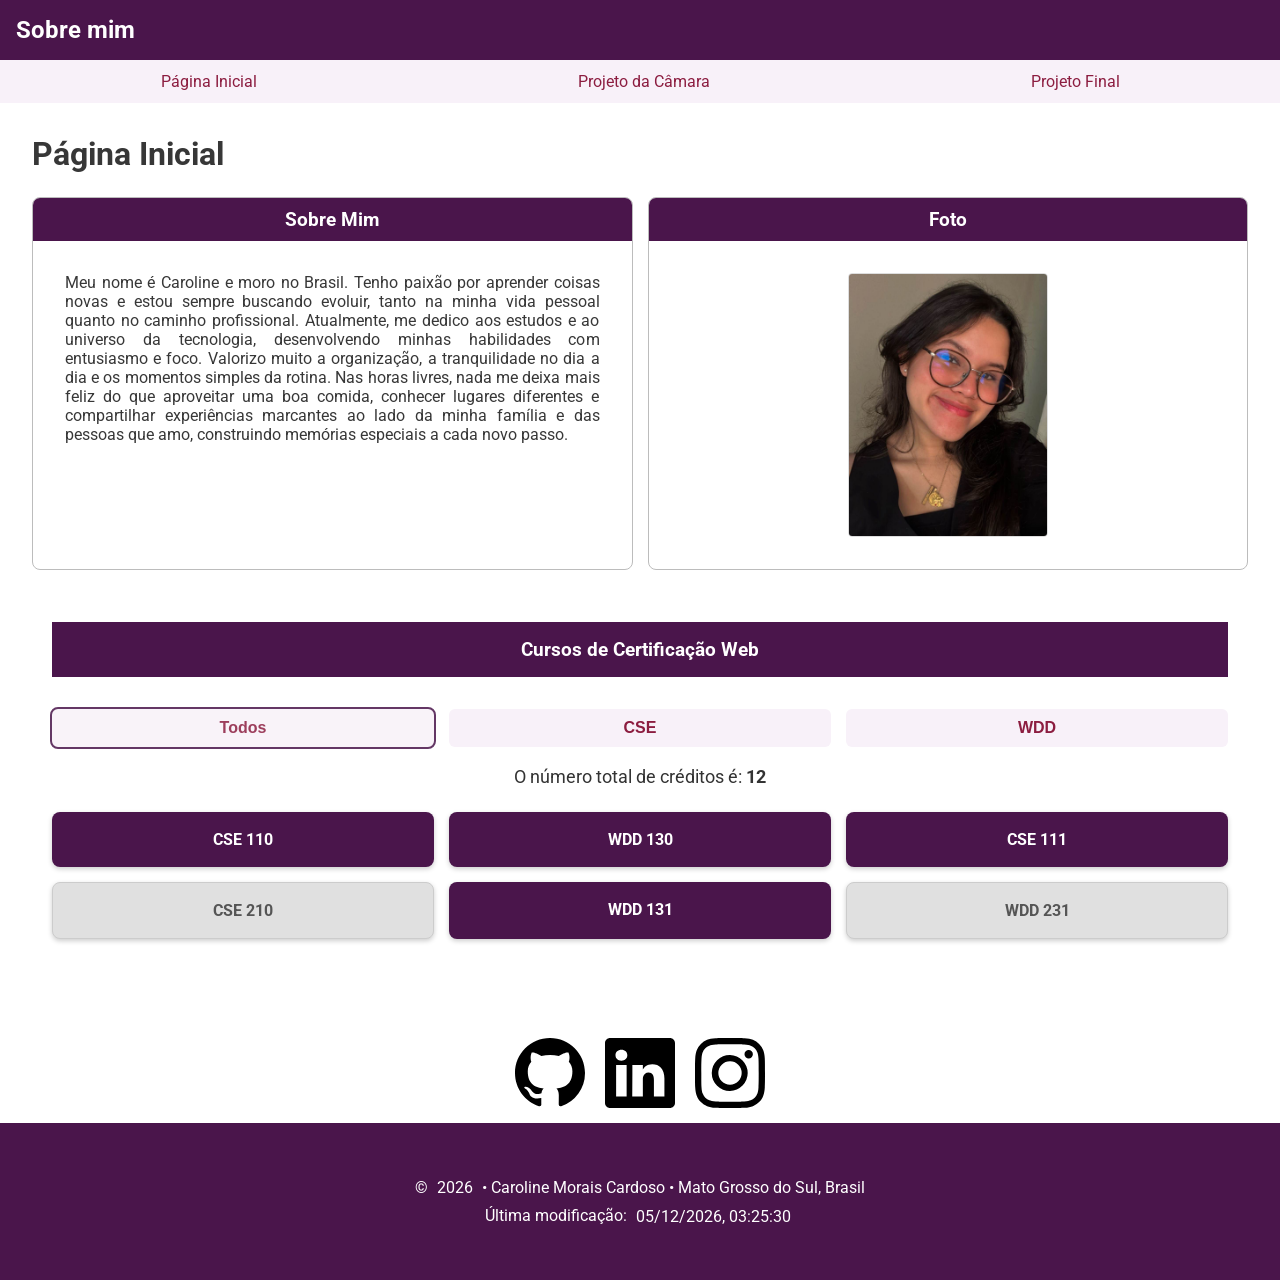
<file: index.html>
<!DOCTYPE html>
<html lang="pt-BR">

<head>
    <meta charset="UTF-8">
    <meta name="viewport" content="width=device-width, initial-scale=1.0">
    <title>WDD 231 – Caroline Morais Cardoso</title>
    <meta name="description" content="WDD 231 - Caroline Morais Cardoso - Biografia - Sobre mim">
    <meta name="author" content="Caroline Morais Cardoso">
    <link rel="stylesheet" href="estilos/maior.css">
    <link rel="stylesheet" href="estilos/telaspequenas.css">
    <script src="scripts/datas.js" defer></script>
    <script src="scripts/cursos.js" defer></script>
    <script src="scripts/botao.js" defer></script>
    <link rel="preconnect" href="https://fonts.googleapis.com">
    <link rel="preconnect" href="https://fonts.gstatic.com" crossorigin>
    <link href="https://fonts.googleapis.com/css2?family=Roboto:wght@300;400;700&display=swap" rel="stylesheet">
</head>

<body>
    <header>
        <div class="header-top">
            <h1 class="titulo">Sobre mim</h1>
            <button id="btn-menu" aria-label="Abrir Menu">&#9776;</button>
        </div>
        <nav id="menu-nav">
            <ul class="navigation" id="nav-menu">
                <li><a href="index.html">Página Inicial</a></li>
                <li><a href="#">Projeto da Câmara</a></li>
                <li><a href="#">Projeto Final</a></li>
            </ul>
        </nav>
    </header>

    <main>
        <h2 class="nome">Página Inicial</h2>

        <div class="content-container">
            <section class="card sobre-mim">
                <h2>Sobre Mim</h2>
                <div class="card-body">
                    <p>
                        Meu nome é Caroline e moro no Brasil. Tenho paixão por aprender coisas novas e estou sempre
                        buscando evoluir, tanto na minha vida pessoal quanto no caminho profissional. Atualmente, me
                        dedico aos estudos e ao universo da tecnologia, desenvolvendo minhas habilidades com entusiasmo
                        e foco. Valorizo muito a organização, a tranquilidade no dia a dia e os momentos simples da
                        rotina. Nas horas livres, nada me deixa mais feliz do que aproveitar uma boa comida, conhecer
                        lugares diferentes e compartilhar experiências marcantes ao lado da minha família e das pessoas
                        que amo, construindo memórias especiais a cada novo passo.
                    </p>
                </div>
            </section>

            <section class="card foto">
                <h2>Foto</h2>
                <div class="card-body foto-body">
                    <img src="imagens/perfil.jpg" alt="Foto de Caroline" class="eu-img">
                </div>
            </section>
        </div>

        <div class="filtro-container">
            <section class="conteudo-card">
                <h2 class="titulo-cursos">Cursos de Certificação Web</h2>
                <div class="grupo-botoes">
                    <button class="btn-filtro ativo" data-assunto="todos">Todos</button>
                    <button class="btn-filtro" data-assunto="CSE">CSE</button>
                    <button class="btn-filtro" data-assunto="WDD">WDD</button>
                </div>

                <p class="total-creditos">
                    O número total de créditos é: <span id="creditos-total">0</span>
                </p>

                <div id="grid-cursos" class="grid-cursos"></div>
            </section>
        </div>

    </main>

    <footer>
        <div class="faixa-redes-sociais">
            <div class="redes-sociais">
                <a href="https://github.com" target="_blank" aria-label="GitHub">
                    <img src="imagens/github.svg" alt="GitHub">
                </a>
                <a href="https://linkedin.com" target="_blank" aria-label="LinkedIn">
                    <img src="imagens/linkedin.svg" alt="LinkedIn">
                </a>
                <a href="https://instagram.com" target="_blank" aria-label="Instagram">
                    <img src="imagens/instagram.svg" alt="Instagram">
                </a>
            </div>
        </div>
        <div class="footer-info">
            <p>&copy; <span id="anoatual"></span> • Caroline Morais Cardoso • Mato Grosso do Sul, Brasil</p>
            <p>Última modificação: <span id="ultimaModificacao"></span></p>
        </div>
    </footer>

</body>

</html>
</file>
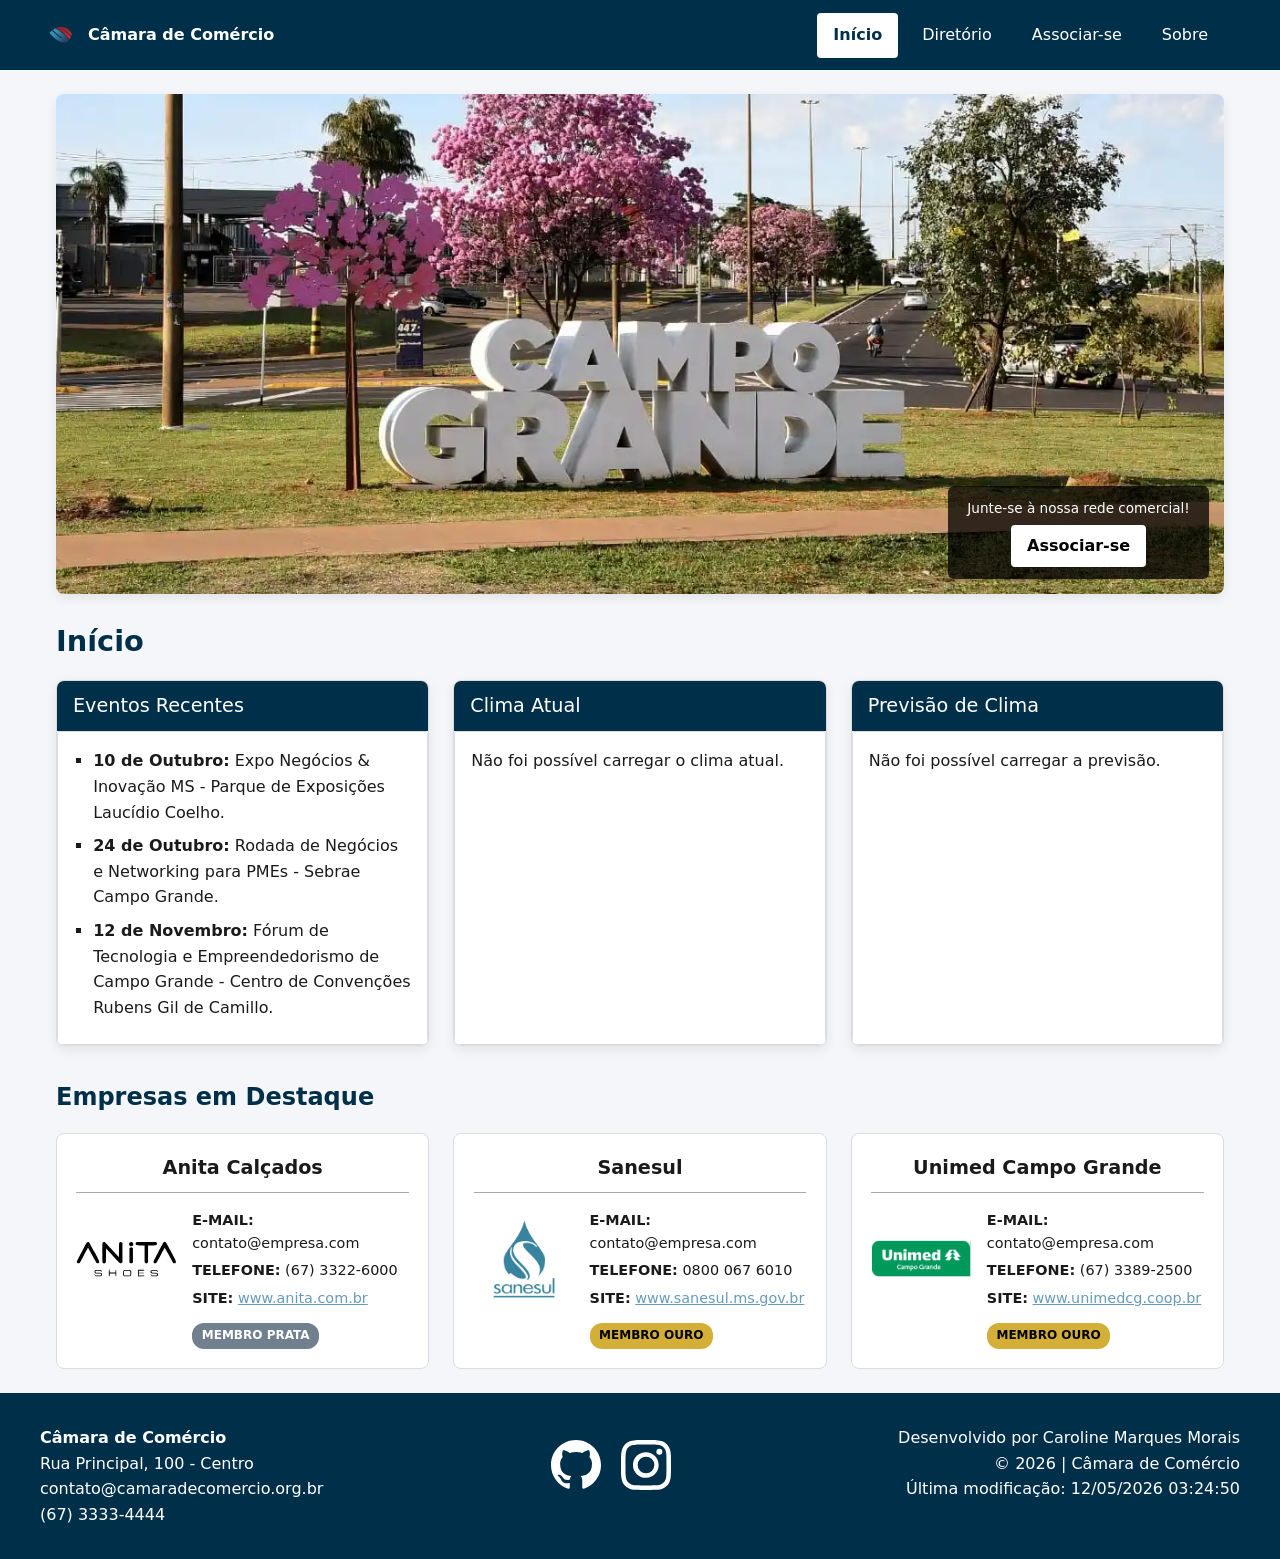
<file: camara/index.html>
<!DOCTYPE html>
<html lang="pt-BR">

<head>
    <meta charset="UTF-8">
    <meta name="viewport" content="width=device-width, initial-scale=1.0">
    <title>Diretório de Membros | Câmara de Comércio</title>
    <meta name="description" content="Diretório de empresas e membros associados à Câmara de Comércio local.">
    <meta name="author" content="Caroline Marques Morais">

    <!-- Open Graph / Facebook -->
    <meta property="og:type" content="website">
    <meta property="og:title" content="Página Inicial | Câmara de Comércio">
    <meta property="og:description"
        content="Conheça quem faz a economia local acontecer. Descubra parceiros estratégicos, fortaleça sua rede e impulsione novos negócios em Campo Grande.">
    <meta property="og:image" content="https://carolinemorais22.github.io/wdd231/camara/imagens/github.svg">
    <meta property="og:url" content="https://carolinemorais22.github.io/wdd231/camara/index.html">

    <link rel="icon" href="imagens/favicon.webp">

    <link rel="preconnect" href="https://fonts.gstatic.com" crossorigin>
    <link rel="preconnect" href="https://fonts.googleapis.com">
    <link href="https://fonts.googleapis.com/css2?family=Roboto:wght@300;400;700&display=swap" rel="stylesheet">

    <link rel="stylesheet" href="estilos/normalizar.css">
    <link rel="stylesheet" href="estilos/estilo.css">
    <link rel="stylesheet" href="estilos/desktop.css">
    <script src="scripts/membros.json" defer></script>
    <script src="scripts/pagina-inicial.js" defer></script>
</head>

<body>

    <header class="cabecalho-principal">
        <div class="cabecalho-conteudo">
            <div class="logotipo-container">
                <img src="imagens/favicon.webp" alt="Logotipo da Câmara de Comércio" class="logotipo-img">
                <div class="titulos-camara">
                    <span class="titulo-site">Câmara de Comércio</span>
                </div>
            </div>
            <div class="acoes-cabecalho">
                <button id="botao-menu" aria-label="Abrir Menu"></button>
            </div>

            <nav id="navegacao-principal">
                <ul class="lista-navegacao">
                    <li><a href="index.html" class="ativo">Início</a></li>
                    <li><a href="diretorio.html">Diretório</a></li>
                    <li><a href="associacao.html">Associar-se</a></li>
                    <li><a href="sobre.html">Sobre</a></li>
                </ul>
            </nav>
        </div>
    </header>

    <main id="conteudo-principal">
        <section class="secao-hero">
            <img src="imagens/image-hero.webp" alt="Vista panorâmica da cidade de Campo Grande MS"
                class="imagem-hero" width="1200" height="450" loading="eager">
            <div class="caixa-cta">
                <p>Junte-se à nossa rede comercial!</p>
                <a href="associacao.html" class="botao-cta">Associar-se</a>
            </div>
        </section>

        <h1 class="titulo-boas-vindas">Início</h1>

        <div class="grade-informacoes-inicio">
            <section class="cartao-info secao-eventos">
                <header class="cabecalho-cartao">
                    <h2>Eventos Recentes</h2>
                </header>
                <div class="corpo-cartao">
                    <ul>
                        <li><strong>10 de Outubro:</strong> Expo Negócios & Inovação MS - Parque de Exposições Laucídio
                            Coelho.</li>
                        <li><strong>24 de Outubro:</strong> Rodada de Negócios e Networking para PMEs - Sebrae Campo
                            Grande.</li>
                        <li><strong>12 de Novembro:</strong> Fórum de Tecnologia e Empreendedorismo de Campo Grande -
                            Centro de Convenções Rubens Gil de Camillo.</li>
                    </ul>
                </div>
            </section>

            <section class="cartao-info secao-clima">
                <header class="cabecalho-cartao">
                    <h2>Clima Atual</h2>
                </header>
                <div class="corpo-cartao" id="dados-clima-atual">
                    <p>Carregando dados do tempo...</p>
                </div>
            </section>

            <section class="cartao-info secao-previsao">
                <header class="cabecalho-cartao">
                    <h2>Previsão de Clima</h2>
                </header>
                <div class="corpo-cartao" id="dados-previsao-clima">
                    <p>Carregando previsão...</p>
                </div>
            </section>
        </div>

        <section class="secao-destaques">
            <h2>Empresas em Destaque</h2>
            <div id="container-destaques" class="grade-destaques">
            </div>
        </section>
    </main>

    <footer class="rodape-principal">
        <div class="rodape-conteudo">
            <div class="info-contato">
                <p><strong>Câmara de Comércio</strong></p>
                <p>Rua Principal, 100 - Centro</p>
                <p>contato@camaradecomercio.org.br</p>
                <p>(67) 3333-4444</p>
            </div>
            <div class="faixa-redes-sociais">
                <div class="redes-sociais">
                    <a href="https://github.com" target="_blank" aria-label="GitHub">
                        <img src="imagens/github.svg" alt="GitHub">
                    </a>
                    <a href="https://instagram.com" target="_blank" aria-label="Instagram">
                        <img src="imagens/instagram.svg" alt="Instagram">
                    </a>
                </div>
            </div>
            <div class="info-desenvolvimento">
                <p>Desenvolvido por Caroline Marques Morais</p>
                <p>&copy; <span id="ano-atual"></span> | Câmara de Comércio</p>
                <p id="ultima-modificacao"></p>
            </div>
        </div>
    </footer>
</body>

</html>
</file>
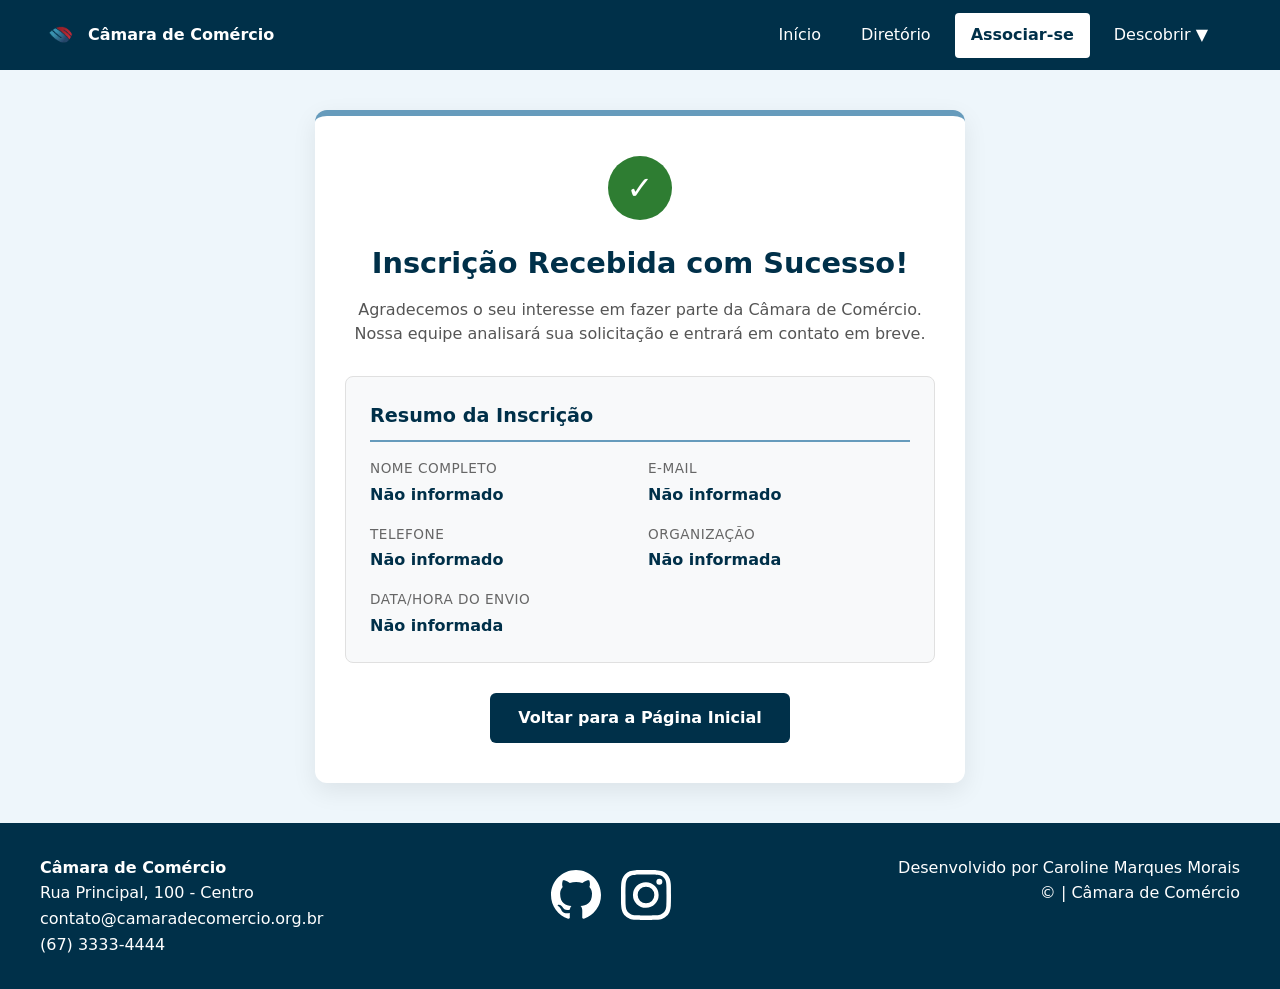
<file: camara/agradecimento.html>
<!DOCTYPE html>
<html lang="pt-BR">

<head>
    <meta charset="UTF-8">
    <meta name="viewport" content="width=device-width, initial-scale=1.0">
    <title>Agradecimento | Câmara de Comércio de Campo Grande</title>
    <meta name="description"
        content="Página de agradecimento da Câmara de Comércio de Campo Grande, confirmando a inscrição e fornecendo informações adicionais.">
    <meta name="author" content="Caroline Morais Cardoso">

    <!-- Open Graph -->
    <meta property="og:type" content="website">
    <meta property="og:title" content="Página Inicial | Câmara de Comércio">
    <meta property="og:description"
        content="Conheça quem faz a economia local acontecer. Descubra parceiros estratégicos, fortaleça sua rede e impulsione novos negócios em Campo Grande.">
    <meta property="og:image" content="https://carolinemorais22.github.io/wdd231/camara/imagens/github.svg">
    <meta property="og:url" content="https://carolinemorais22.github.io/wdd231/camara/index.html">

    <link rel="icon" href="favicon.ico" type="image/x-icon">
    <link rel="preconnect" href="https://fonts.gstatic.com" crossorigin>
    <link rel="preconnect" href="https://fonts.googleapis.com">
    <link href="https://fonts.googleapis.com/css2?family=Roboto:wght@300;400;700&display=swap" rel="stylesheet">

    <link rel="stylesheet" href="estilos/normalizar.css">
    <link rel="stylesheet" href="estilos/estilo.css">
    <link rel="stylesheet" href="estilos/desktop.css">
    <script src="scripts/agradecimento.js" defer></script>
    <script src="scripts/associacao.js" defer></script>
</head>

<body>
    <header class="cabecalho-principal">
        <div class="cabecalho-conteudo">
            <div class="logotipo-container">
                <img src="imagens/favicon.webp" alt="Logotipo da Câmara de Comércio" class="logotipo-img">
                <div class="titulos-camara">
                    <span class="titulo-site">Câmara de Comércio</span>
                </div>
            </div>

            <nav id="navegacao-principal">
                <ul class="lista-navegacao">
                    <li><a href="index.html">Início</a></li>
                    <li><a href="diretorio.html">Diretório</a></li>
                    <li><a href="associacao.html" class="ativo">Associar-se</a></li>
                    <li class="item-dropdown">
                        <button class="botao-dropdown" aria-haspopup="true" aria-expanded="false">
                            Descobrir <span class="seta-dropdown">▼</span>
                        </button>
                        <ul class="conteudo-dropdown">
                            <li><a href="#">Sobre</a></li>
                            <li><a href="#">Eventos</a></li>
                            <li><a href="#">Podcast</a></li>
                        </ul>
                    </li>
                </ul>
            </nav>
        </div>
    </header>

    <main class="thankyou-wrapper">
        <div class="thankyou-card">
            <div class="success-icon">✓</div>
            <h1>Inscrição Recebida com Sucesso!</h1>
            <p class="thankyou-subtitle">Agradecemos o seu interesse em fazer parte da Câmara de Comércio. Nossa equipe
                analisará sua solicitação e entrará em contato em breve.</p>

            <section class="summary-box">
                <h2>Resumo da Inscrição</h2>
                <div id="formDataDisplay" class="summary-details">
                </div>
            </section>

            <a href="index.html" class="btn-home">Voltar para a Página Inicial</a>
        </div>
    </main>

    <footer class="rodape-principal">
        <div class="rodape-conteudo">
            <div class="info-contato">
                <p><strong>Câmara de Comércio</strong></p>
                <p>Rua Principal, 100 - Centro</p>
                <p>contato@camaradecomercio.org.br</p>
                <p>(67) 3333-4444</p>
            </div>
            <div class="faixa-redes-sociais">
                <div class="redes-sociais">
                    <a href="https://github.com" target="_blank" aria-label="GitHub">
                        <img src="imagens/github.svg" alt="GitHub">
                    </a>
                    <a href="https://instagram.com" target="_blank" aria-label="Instagram">
                        <img src="imagens/instagram.svg" alt="Instagram">
                    </a>
                </div>
            </div>
            <div class="info-desenvolvimento">
                <p>Desenvolvido por Caroline Marques Morais</p>
                <p>&copy; <span id="ano-atual"></span> | Câmara de Comércio</p>
                <p id="ultima-modificacao"></p>
            </div>
        </div>
    </footer>
</body>

</html>
</file>
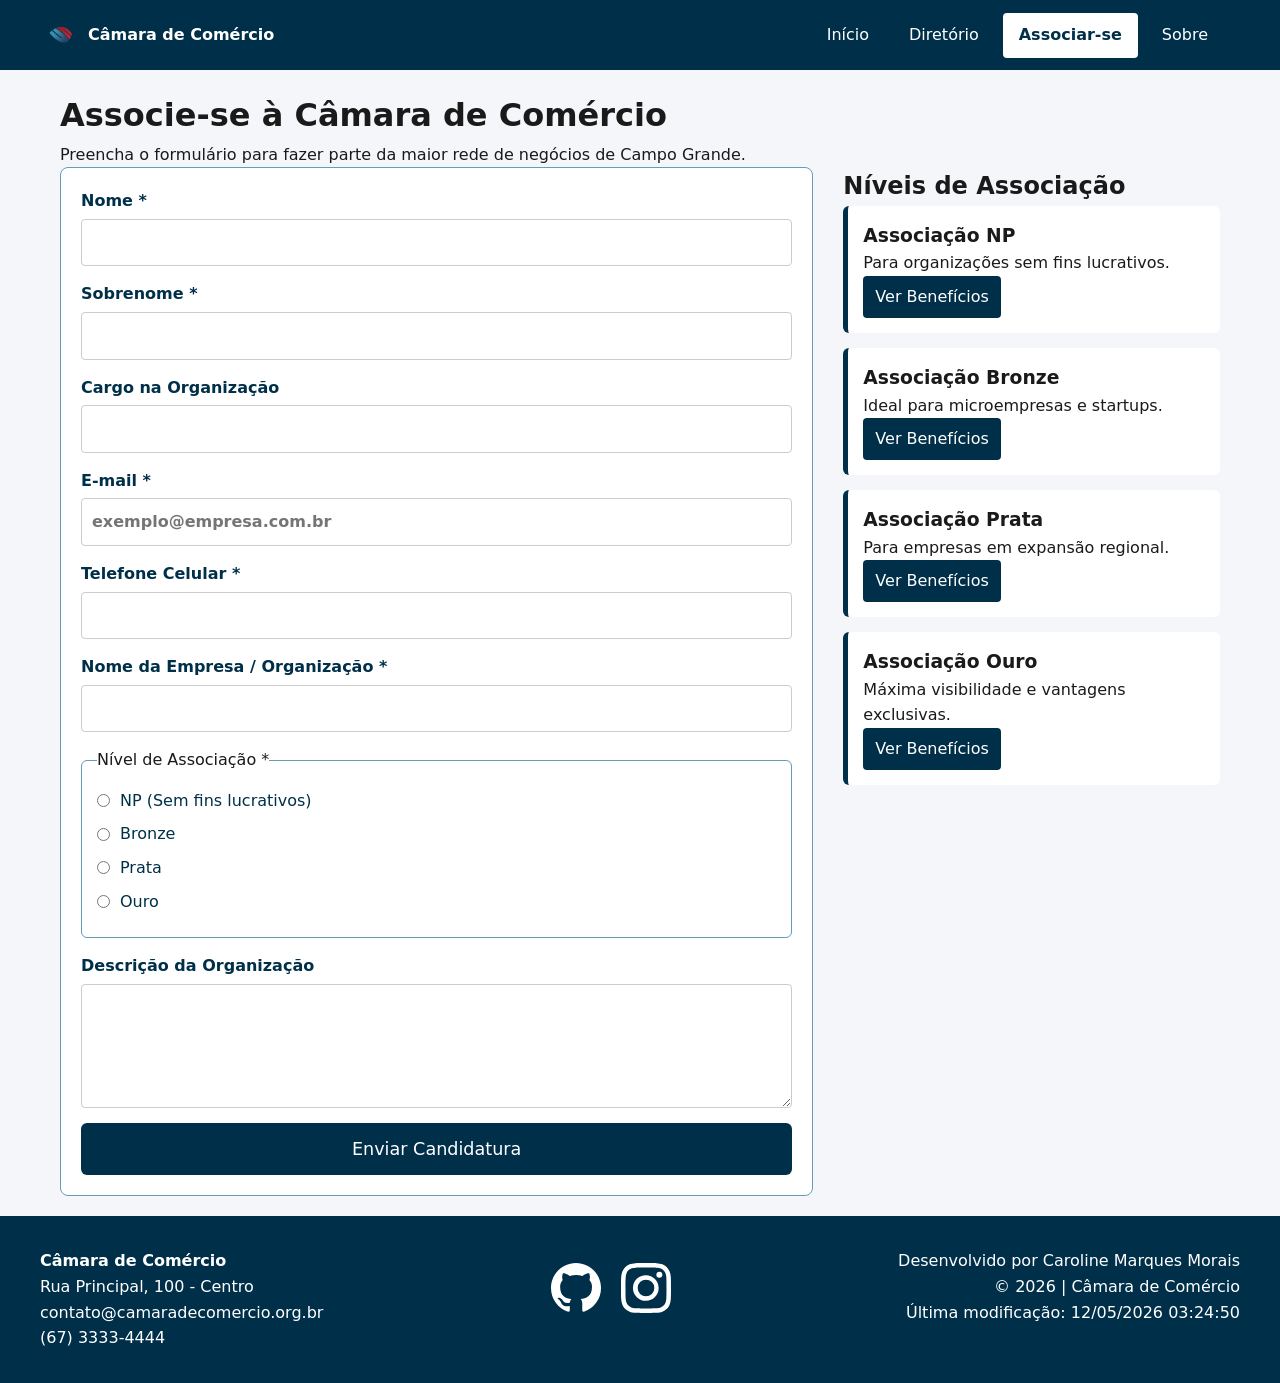
<file: camara/associacao.html>
<!DOCTYPE html>
<html lang="pt-BR">

<head>
    <meta charset="UTF-8">
    <meta name="viewport" content="width=device-width, initial-scale=1.0">
    <title>Associe-se à Câmara | Câmara de Comércio de Campo Grande</title>
    <meta name="description"
        content="Associe sua empresa à Câmara de Comércio de Campo Grande. Escolha entre os níveis de associação NP, Bronze, Prata e Ouro.">
    <meta name="author" content="Caroline Morais Cardoso">

    <!-- Open Graph -->
    <meta property="og:type" content="website">
    <meta property="og:title" content="Página Inicial | Câmara de Comércio">
    <meta property="og:description"
        content="Conheça quem faz a economia local acontecer. Descubra parceiros estratégicos, fortaleça sua rede e impulsione novos negócios em Campo Grande.">
    <meta property="og:image" content="https://carolinemorais22.github.io/wdd231/camara/imagens/github.svg">
    <meta property="og:url" content="https://carolinemorais22.github.io/wdd231/camara/index.html">

    <link rel="icon" href="favicon.ico" type="image/x-icon">
    <link rel="preconnect" href="https://fonts.gstatic.com" crossorigin>
    <link rel="preconnect" href="https://fonts.googleapis.com">
    <link href="https://fonts.googleapis.com/css2?family=Roboto:wght@300;400;700&display=swap" rel="stylesheet">

    <link rel="stylesheet" href="estilos/normalizar.css">
    <link rel="stylesheet" href="estilos/estilo.css">
    <link rel="stylesheet" href="estilos/desktop.css">
    <script src="scripts/associacao.js" defer></script>
</head>

<body>
    <header class="cabecalho-principal">
        <div class="cabecalho-conteudo">
            <div class="logotipo-container">
                <img src="imagens/favicon.webp" alt="Logotipo da Câmara de Comércio" class="logotipo-img">
                <div class="titulos-camara">
                    <span class="titulo-site">Câmara de Comércio</span>
                </div>
            </div>
            <div class="acoes-cabecalho">
                <button id="botao-menu" aria-label="Abrir Menu"></button>
            </div>

            <nav id="navegacao-principal">
                <ul class="lista-navegacao">
                    <li><a href="index.html">Início</a></li>
                    <li><a href="diretorio.html">Diretório</a></li>
                    <li><a href="associacao.html" class="ativo">Associar-se</a></li>
                    <li><a href="sobre.html">Sobre</a></li>
                </ul>
            </nav>
        </div>
    </header>

    <main class="join-container">
        <h1>Associe-se à Câmara de Comércio</h1>
        <p class="subtitle">Preencha o formulário para fazer parte da maior rede de negócios de Campo Grande.</p>

        <div class="join-layout">
            <form method="get" action="agradecimento.html" class="join-form">

                <label title="Nome do candidato">
                    Nome *
                    <input type="text" name="nome" id="nome" required autocomplete="given-name"
                        title="Digite seu primeiro nome">
                </label>

                <label title="Sobrenome do candidato">
                    Sobrenome *
                    <input type="text" name="sobrenome" id="sobrenome" required autocomplete="family-name"
                        title="Digite seu sobrenome">
                </label>

                <label title="Cargo na organização">
                    Cargo na Organização
                    <input type="text" name="cargo" id="cargo" autocomplete="organization-title"
                        pattern="[A-Za-zÀ-ÿ\s\-]{7,}"
                        title="Apenas letras, hífens e espaços com pelo menos 7 caracteres">
                </label>

                <label title="Endereço de e-mail">
                    E-mail *
                    <input type="email" name="email" id="email" required autocomplete="email"
                        placeholder="exemplo@empresa.com.br" title="Digite um endereço de e-mail válido">
                </label>

                <label title="Número de telefone móvel">
                    Telefone Celular *
                    <input type="tel" name="telefone" id="telefone" required autocomplete="tel"
                        title="Digite seu telefone com DDD">
                </label>

                <label title="Nome da empresa ou organização">
                    Nome da Empresa / Organização *
                    <input type="text" name="organizacao" id="organizacao" required autocomplete="organization"
                        title="Digite o nome da sua empresa">
                </label>

                <fieldset class="membership-selection">
                    <legend>Nível de Associação *</legend>
                    <label class="radio-label">
                        <input type="radio" name="nivel" value="np" required> NP (Sem fins lucrativos)
                    </label>
                    <label class="radio-label">
                        <input type="radio" name="nivel" value="bronze"> Bronze
                    </label>
                    <label class="radio-label">
                        <input type="radio" name="nivel" value="silver"> Prata
                    </label>
                    <label class="radio-label">
                        <input type="radio" name="nivel" value="gold"> Ouro
                    </label>
                </fieldset>

                <label title="Descrição da empresa ou organização">
                    Descrição da Organização
                    <textarea name="descricao" id="descricao" rows="4"
                        title="Escreva um resumo das atividades da empresa"></textarea>
                </label>

                <input type="hidden" name="timestamp" id="timestamp">

                <input type="submit" value="Enviar Candidatura" class="btn-submit">
            </form>

            <aside class="membership-cards">
                <h2>Níveis de Associação</h2>

                <div class="card-level card-fade-in level-np">
                    <h3>Associação NP</h3>
                    <p>Para organizações sem fins lucrativos.</p>
                    <button type="button" class="btn-modal" data-modal="modal-np">Ver Benefícios</button>
                </div>

                <div class="card-level card-fade-in level-bronze">
                    <h3>Associação Bronze</h3>
                    <p>Ideal para microempresas e startups.</p>
                    <button type="button" class="btn-modal" data-modal="modal-bronze">Ver Benefícios</button>
                </div>

                <div class="card-level card-fade-in level-silver">
                    <h3>Associação Prata</h3>
                    <p>Para empresas em expansão regional.</p>
                    <button type="button" class="btn-modal" data-modal="modal-silver">Ver Benefícios</button>
                </div>

                <div class="card-level card-fade-in level-gold">
                    <h3>Associação Ouro</h3>
                    <p>Máxima visibilidade e vantagens exclusivas.</p>
                    <button type="button" class="btn-modal" data-modal="modal-gold">Ver Benefícios</button>
                </div>
            </aside>
        </div>
    </main>

    <dialog id="modal-np">
        <div class="modal-content">
            <h3>Benefícios - Associação NP</h3>
            <p>Isenção de anuidade para ONGs registradas em Campo Grande.</p>
            <ul>
                <li>Acesso ao diretório de membros</li>
                <li>Participação em fóruns comunitários</li>
                <li>Divulgação de eventos beneficentes</li>
            </ul>
            <button class="btn-close-modal">Fechar</button>
        </div>
    </dialog>

    <dialog id="modal-bronze">
        <div class="modal-content">
            <h3>Benefícios - Associação Bronze</h3>
            <p>Entrada acessível no ecossistema de negócios locais.</p>
            <ul>
                <li>Perfil completo no diretório de membros</li>
                <li>Desconto de 10% em eventos de networking</li>
                <li>Inclusão na newsletter mensal da câmara</li>
            </ul>
            <button class="btn-close-modal">Fechar</button>
        </div>
    </dialog>

    <dialog id="modal-silver">
        <div class="modal-content">
            <h3>Benefícios - Associação Prata</h3>
            <p>Amplie a visibilidade da sua marca no estado.</p>
            <ul>
                <li>Todos os benefícios do plano Bronze</li>
                <li>Destaque rotativo na página principal</li>
                <li>Desconto de 25% em treinamentos e workshops</li>
            </ul>
            <button class="btn-close-modal">Fechar</button>
        </div>
    </dialog>

    <dialog id="modal-gold">
        <div class="modal-content">
            <h3>Benefícios - Associação Ouro</h3>
            <p>Liderança e presença de destaque prioritário.</p>
            <ul>
                <li>Todos os benefícios dos planos anteriores</li>
                <li>Logotipo permanente em destaque na home</li>
                <li>Acesso VIP a rodadas de negócios executivas</li>
                <li>Ingressos gratuitos para a convenção anual</li>
            </ul>
            <button class="btn-close-modal">Fechar</button>
        </div>
    </dialog>

    <footer class="rodape-principal">
        <div class="rodape-conteudo">
            <div class="info-contato">
                <p><strong>Câmara de Comércio</strong></p>
                <p>Rua Principal, 100 - Centro</p>
                <p>contato@camaradecomercio.org.br</p>
                <p>(67) 3333-4444</p>
            </div>
            <div class="faixa-redes-sociais">
                <div class="redes-sociais">
                    <a href="https://github.com" target="_blank" aria-label="GitHub">
                        <img src="imagens/github.svg" alt="GitHub">
                    </a>
                    <a href="https://instagram.com" target="_blank" aria-label="Instagram">
                        <img src="imagens/instagram.svg" alt="Instagram">
                    </a>
                </div>
            </div>
            <div class="info-desenvolvimento">
                <p>Desenvolvido por Caroline Marques Morais</p>
                <p>&copy; <span id="ano-atual"></span> | Câmara de Comércio</p>
                <p id="ultima-modificacao"></p>
            </div>
        </div>
    </footer>
</body>

</html>
</file>
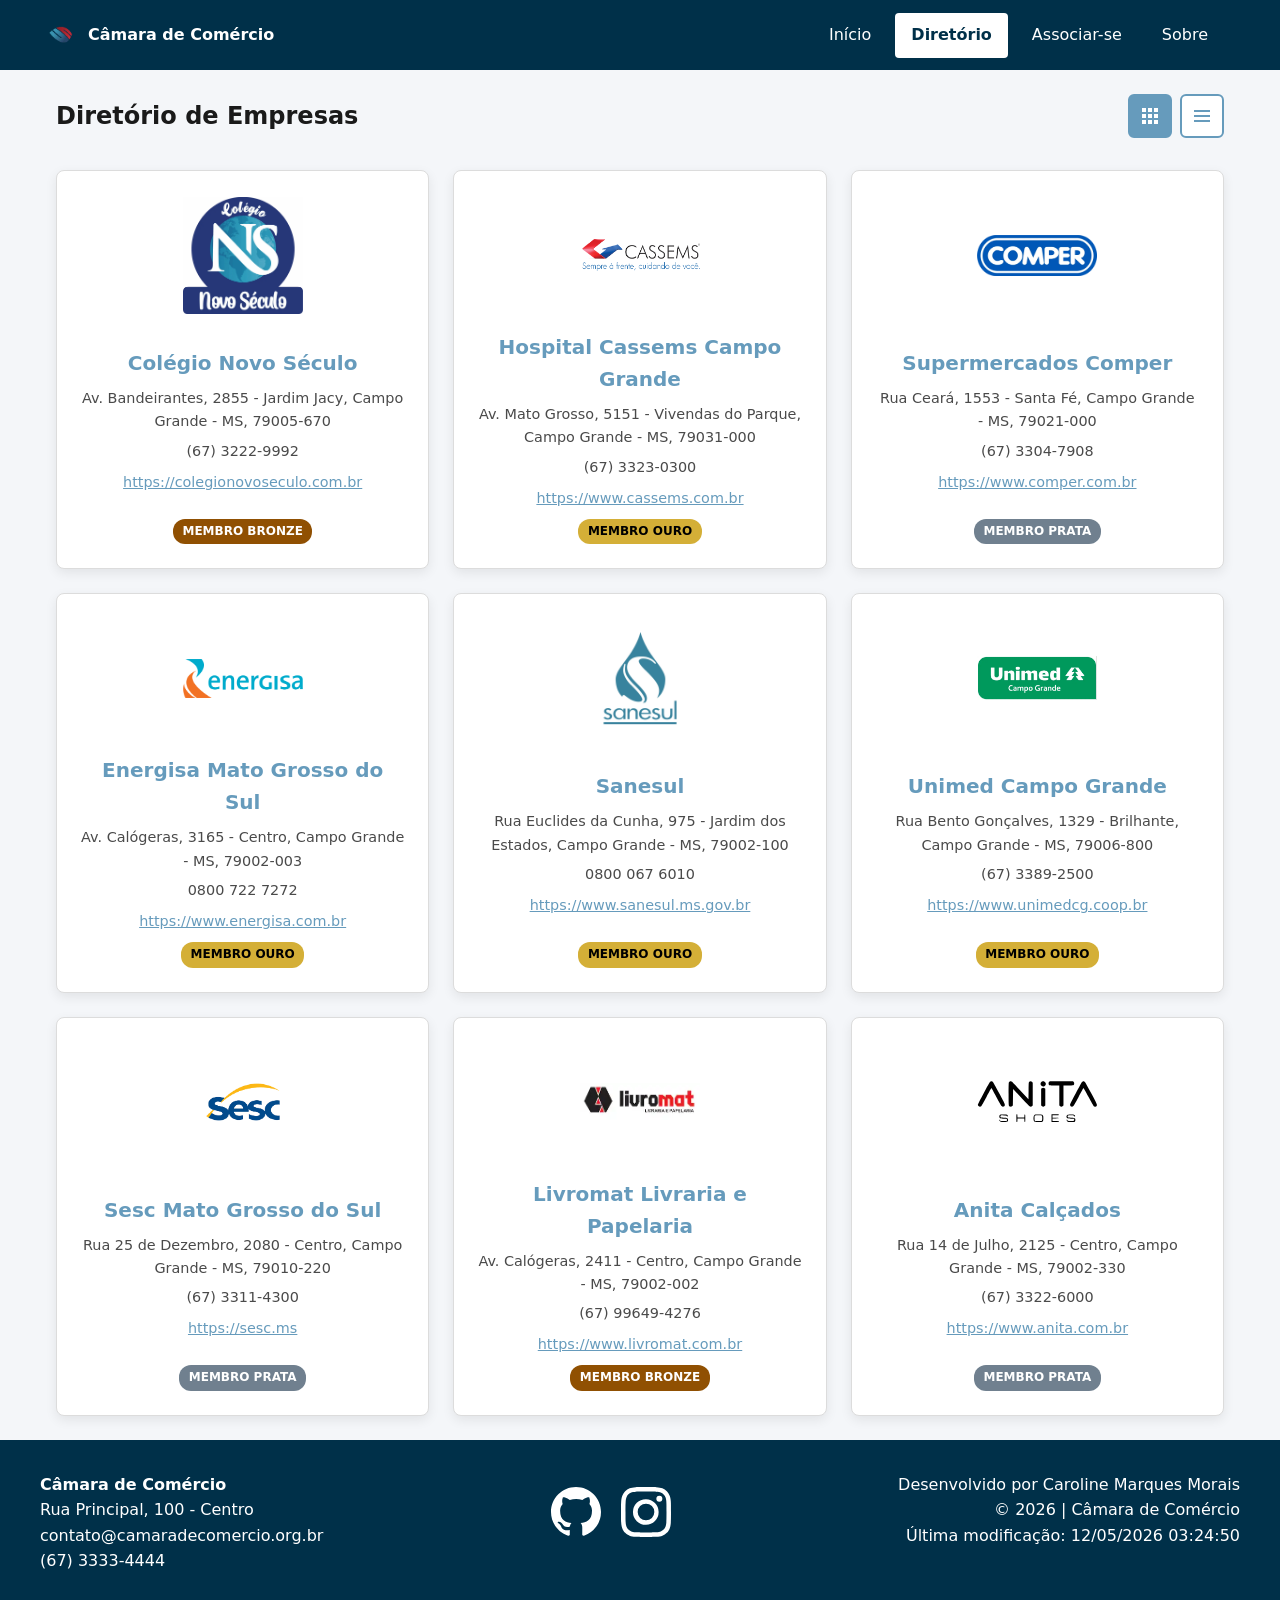
<file: camara/diretorio.html>
<!DOCTYPE html>
<html lang="pt-BR">

<head>
    <meta charset="UTF-8">
    <meta name="viewport" content="width=device-width, initial-scale=1.0">
    <title>Diretório de Membros | Câmara de Comércio</title>
    <meta name="description" content="Diretório de empresas e membros associados à Câmara de Comércio local.">
    <meta name="author" content="Caroline Marques Morais">

    <!-- Open Graph / Facebook -->
    <meta property="og:type" content="website">
    <meta property="og:title" content="Diretório de Membros | Câmara de Comércio">
    <meta property="og:description"
        content="Conheça quem faz a economia local acontecer. Descubra parceiros estratégicos, fortaleça sua rede e impulsione novos negócios em Campo Grande.">
    <meta property="og:image" content="https://carolinemorais22.github.io/wdd231/camara/imagens/github.svg">
    <meta property="og:url" content="https://carolinemorais22.github.io/wdd231/camara/diretorio.html">

    <link rel="icon" href="imagens/favicon.webp">

    <link rel="preconnect" href="https://fonts.gstatic.com" crossorigin>
    <link rel="preconnect" href="https://fonts.googleapis.com">
    <link href="https://fonts.googleapis.com/css2?family=Roboto:wght@300;400;700&display=swap" rel="stylesheet">

    <link rel="stylesheet" href="estilos/normalizar.css">
    <link rel="stylesheet" href="estilos/estilo.css">
    <link rel="stylesheet" href="estilos/desktop.css">
    <script src="scripts/diretorio.js" defer></script>
    <script src="scripts/membros.json" defer></script>
</head>

<body>

    <header class="cabecalho-principal">
        <div class="cabecalho-conteudo">
            <div class="logotipo-container">
                <img src="imagens/favicon.webp" alt="Logotipo da Câmara de Comércio" class="logotipo-img">
                <div class="titulos-camara">
                    <span class="titulo-site">Câmara de Comércio</span>
                </div>
            </div>
            <div class="acoes-cabecalho">
                <button id="botao-menu" aria-label="Abrir Menu"></button>
            </div>

            <nav id="navegacao-principal">
                <ul class="lista-navegacao">
                    <li><a href="index.html">Início</a></li>
                    <li><a href="diretorio.html" class="ativo">Diretório</a></li>
                    <li><a href="associacao.html">Associar-se</a></li>
                    <li><a href="sobre.html">Sobre</a></li>
                </ul>
            </nav>
        </div>
    </header>

    <main id="conteudo-principal">
        <section class="secao-cabecalho-diretorio">
            <h1>Diretório de Empresas</h1>
            <div class="controles-visualizacao">
                <button id="botao-grade" class="ativo" aria-label="Exibir em Grade">
                    <svg width="24" height="24" viewBox="0 0 24 24" fill="currentColor">
                        <path
                            d="M4 4h4v4H4V4zm6 0h4v4h-4V4zm6 0h4v4h-4V4zM4 10h4v4H4v-4zm6 0h4v4h-4v-4zm6 0h4v4h-4v-4zM4 16h4v4H4v-4zm6 0h4v4h-4v-4zm6 0h4v4h-4v-4z" />
                    </svg>
                </button>
                <button id="botao-lista" aria-label="Exibir em Lista">
                    <svg width="24" height="24" viewBox="0 0 24 24" fill="currentColor">
                        <path d="M4 6h16v2H4V6zm0 5h16v2H4v-2zm0 5h16v2H4v-2z" />
                    </svg>
                </button>
            </div>
        </section>

        <div id="container-membros" class="exibicao-grade"></div>
    </main>

    <footer class="rodape-principal">
        <div class="rodape-conteudo">
            <div class="info-contato">
                <p><strong>Câmara de Comércio</strong></p>
                <p>Rua Principal, 100 - Centro</p>
                <p>contato@camaradecomercio.org.br</p>
                <p>(67) 3333-4444</p>
            </div>
            <div class="faixa-redes-sociais">
                <div class="redes-sociais">
                    <a href="https://github.com" target="_blank" aria-label="GitHub">
                        <img src="imagens/github.svg" alt="GitHub">
                    </a>
                    <a href="https://instagram.com" target="_blank" aria-label="Instagram">
                        <img src="imagens/instagram.svg" alt="Instagram">
                    </a>
                </div>
            </div>
            <div class="info-desenvolvimento">
                <p>Desenvolvido por Caroline Marques Morais</p>
                <p>&copy; <span id="ano-atual"></span> | Câmara de Comércio</p>
                <p id="ultima-modificacao"></p>
            </div>
        </div>
    </footer>
</body>

</html>
</file>
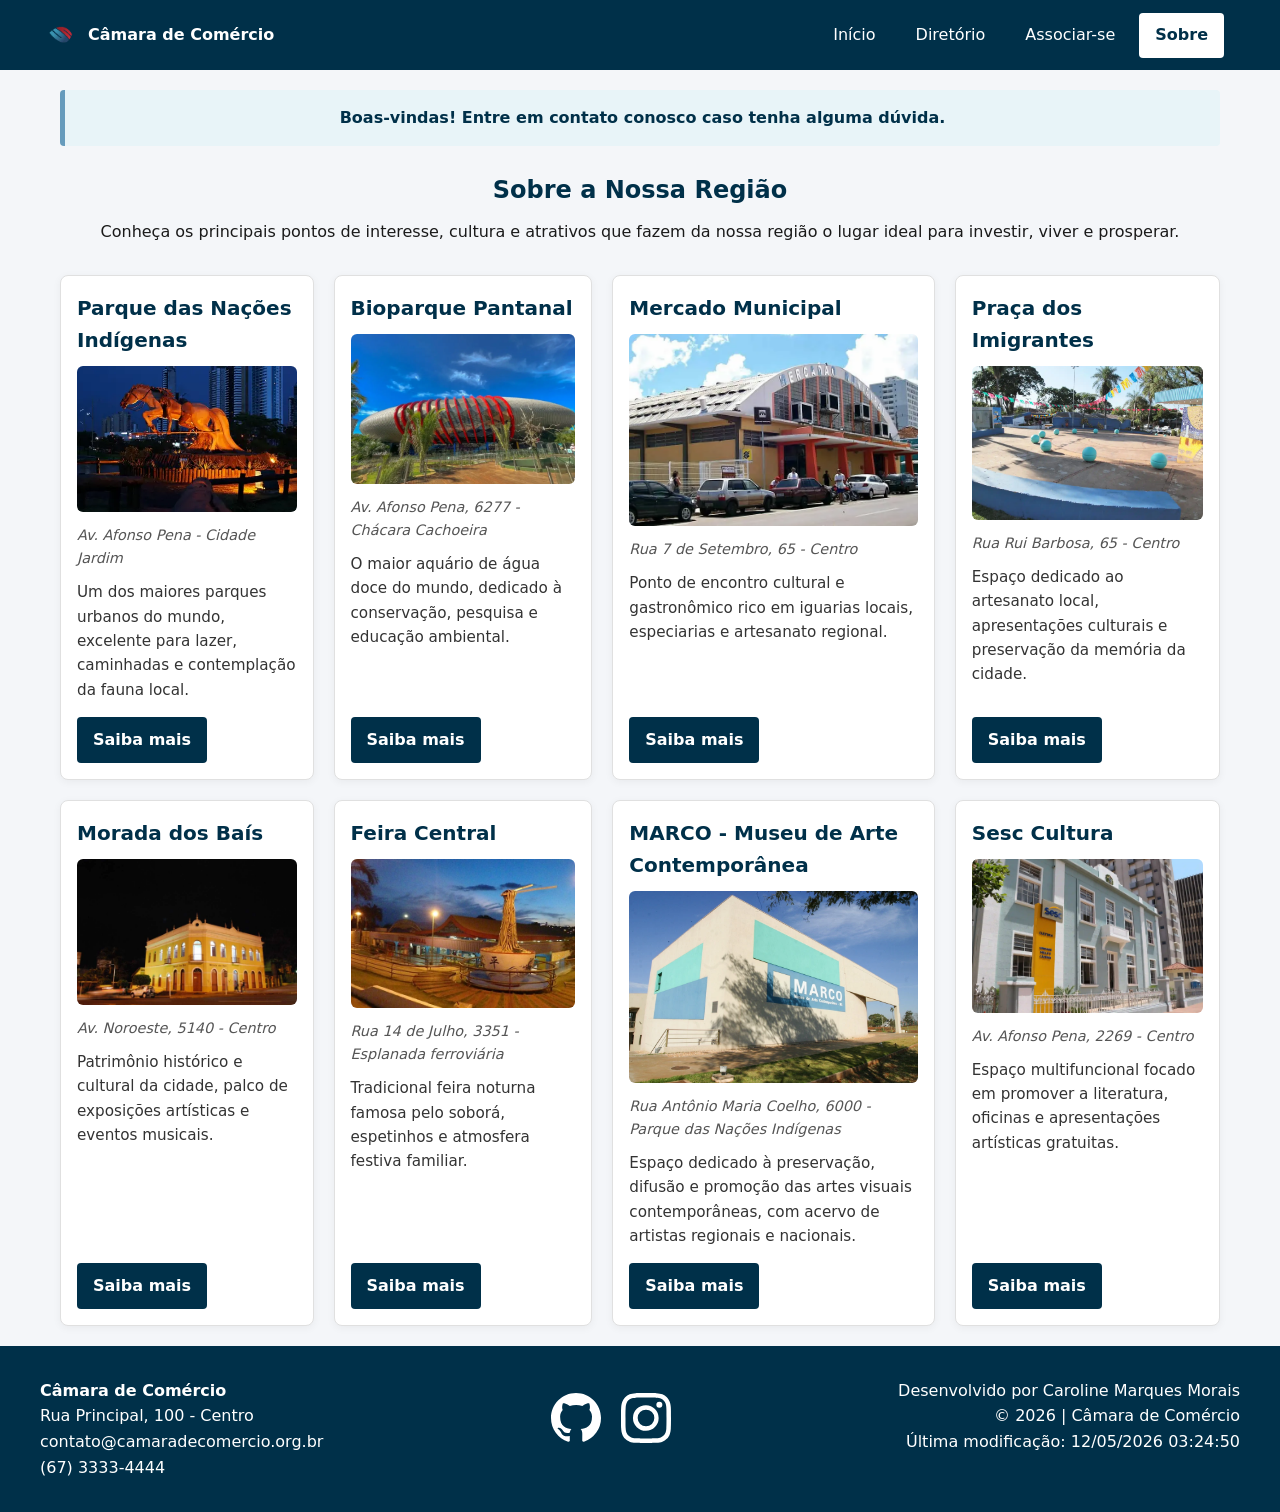
<file: camara/sobre.html>
<!DOCTYPE html>
<html lang="pt-BR">

<head>
    <meta charset="UTF-8">
    <meta name="viewport" content="width=device-width, initial-scale=1.0">
    <title>Sobre | Câmara de Comércio</title>
    <meta name="description"
        content="Informações sobre a região, cultura e atrativos locais, destacando os pontos de interesse que tornam a área ideal para negócios e investimentos.">
    <meta name="author" content="Caroline Marques Morais">

    <!-- Open Graph / Facebook -->
    <meta property="og:type" content="website">
    <meta property="og:title" content="Página Inicial | Câmara de Comércio">
    <meta property="og:description"
        content="Conheça quem faz a economia local acontecer. Descubra parceiros estratégicos, fortaleça sua rede e impulsione novos negócios em Campo Grande.">
    <meta property="og:image" content="https://carolinemorais22.github.io/wdd231/camara/imagens/github.svg">
    <meta property="og:url" content="https://carolinemorais22.github.io/wdd231/camara/index.html">

    <link rel="icon" href="imagens/favicon.webp">

    <link rel="preconnect" href="https://fonts.googleapis.com">
    <link rel="preconnect" href="https://fonts.gstatic.com" crossorigin>
    <link rel="preload" as="style" href="https://fonts.googleapis.com/css2?family=Roboto:wght@300;400;700&display=swap">
    <link rel="stylesheet" href="https://fonts.googleapis.com/css2?family=Roboto:wght@300;400;700&display=swap"
        media="print" onload="this.media='all'">
    <noscript>
        <link rel="stylesheet" href="https://fonts.googleapis.com/css2?family=Roboto:wght@300;400;700&display=swap">
    </noscript>

    <link rel="stylesheet" href="estilos/normalizar.css">
    <link rel="stylesheet" href="estilos/sobre.css">
    <link rel="stylesheet" href="estilos/desktop.css" media="(min-width: 1025px)">
    <script src="scripts/lugares.mjs" defer></script>
    <script type="module" src="scripts/sobre.js"></script>
</head>

<body>

    <header class="cabecalho-principal">
        <div class="cabecalho-conteudo">
            <div class="logotipo-container">
                <img src="imagens/favicon.webp" alt="Logotipo da Câmara de Comércio" class="logotipo-img">
                <div class="titulos-camara">
                    <span class="titulo-site">Câmara de Comércio</span>
                </div>
            </div>
            <div class="acoes-cabecalho">
                <button id="botao-menu" aria-label="Abrir Menu"></button>
            </div>

            <nav id="navegacao-principal">
                <ul class="lista-navegacao">
                    <li><a href="index.html">Início</a></li>
                    <li><a href="diretorio.html">Diretório</a></li>
                    <li><a href="associacao.html">Associar-se</a></li>
                    <li><a href="sobre.html" class="ativo">Sobre</a></li>
                </ul>
            </nav>
        </div>
    </header>


    <main class="sobre-main">
        <div id="visit-message" class="visit-message" aria-live="polite"></div>

        <section class="intro-sobre">
            <h1>Sobre a Nossa Região</h1>
            <p>Conheça os principais pontos de interesse, cultura e atrativos que fazem da nossa região o lugar ideal
                para investir, viver e prosperar.</p>
        </section>

        <section class="gallery-grid" id="gallery-grid">
            <h2 class="sr-only">Locais de Interesse</h2>
        </section>
    </main>

    <footer class="rodape-principal">
        <div class="rodape-conteudo">
            <div class="info-contato">
                <p><strong>Câmara de Comércio</strong></p>
                <p>Rua Principal, 100 - Centro</p>
                <p>contato@camaradecomercio.org.br</p>
                <p>(67) 3333-4444</p>
            </div>
            <div class="faixa-redes-sociais">
                <div class="redes-sociais">
                    <a href="https://github.com" target="_blank" aria-label="GitHub">
                        <img src="imagens/github.svg" alt="GitHub">
                    </a>
                    <a href="https://instagram.com" target="_blank" aria-label="Instagram">
                        <img src="imagens/instagram.svg" alt="Instagram">
                    </a>
                </div>
            </div>
            <div class="info-desenvolvimento">
                <p>Desenvolvido por Caroline Marques Morais</p>
                <p>&copy; <span id="ano-atual"></span> | Câmara de Comércio</p>
                <p id="ultima-modificacao"></p>
            </div>
        </div>
    </footer>
</body>

</html>
</file>
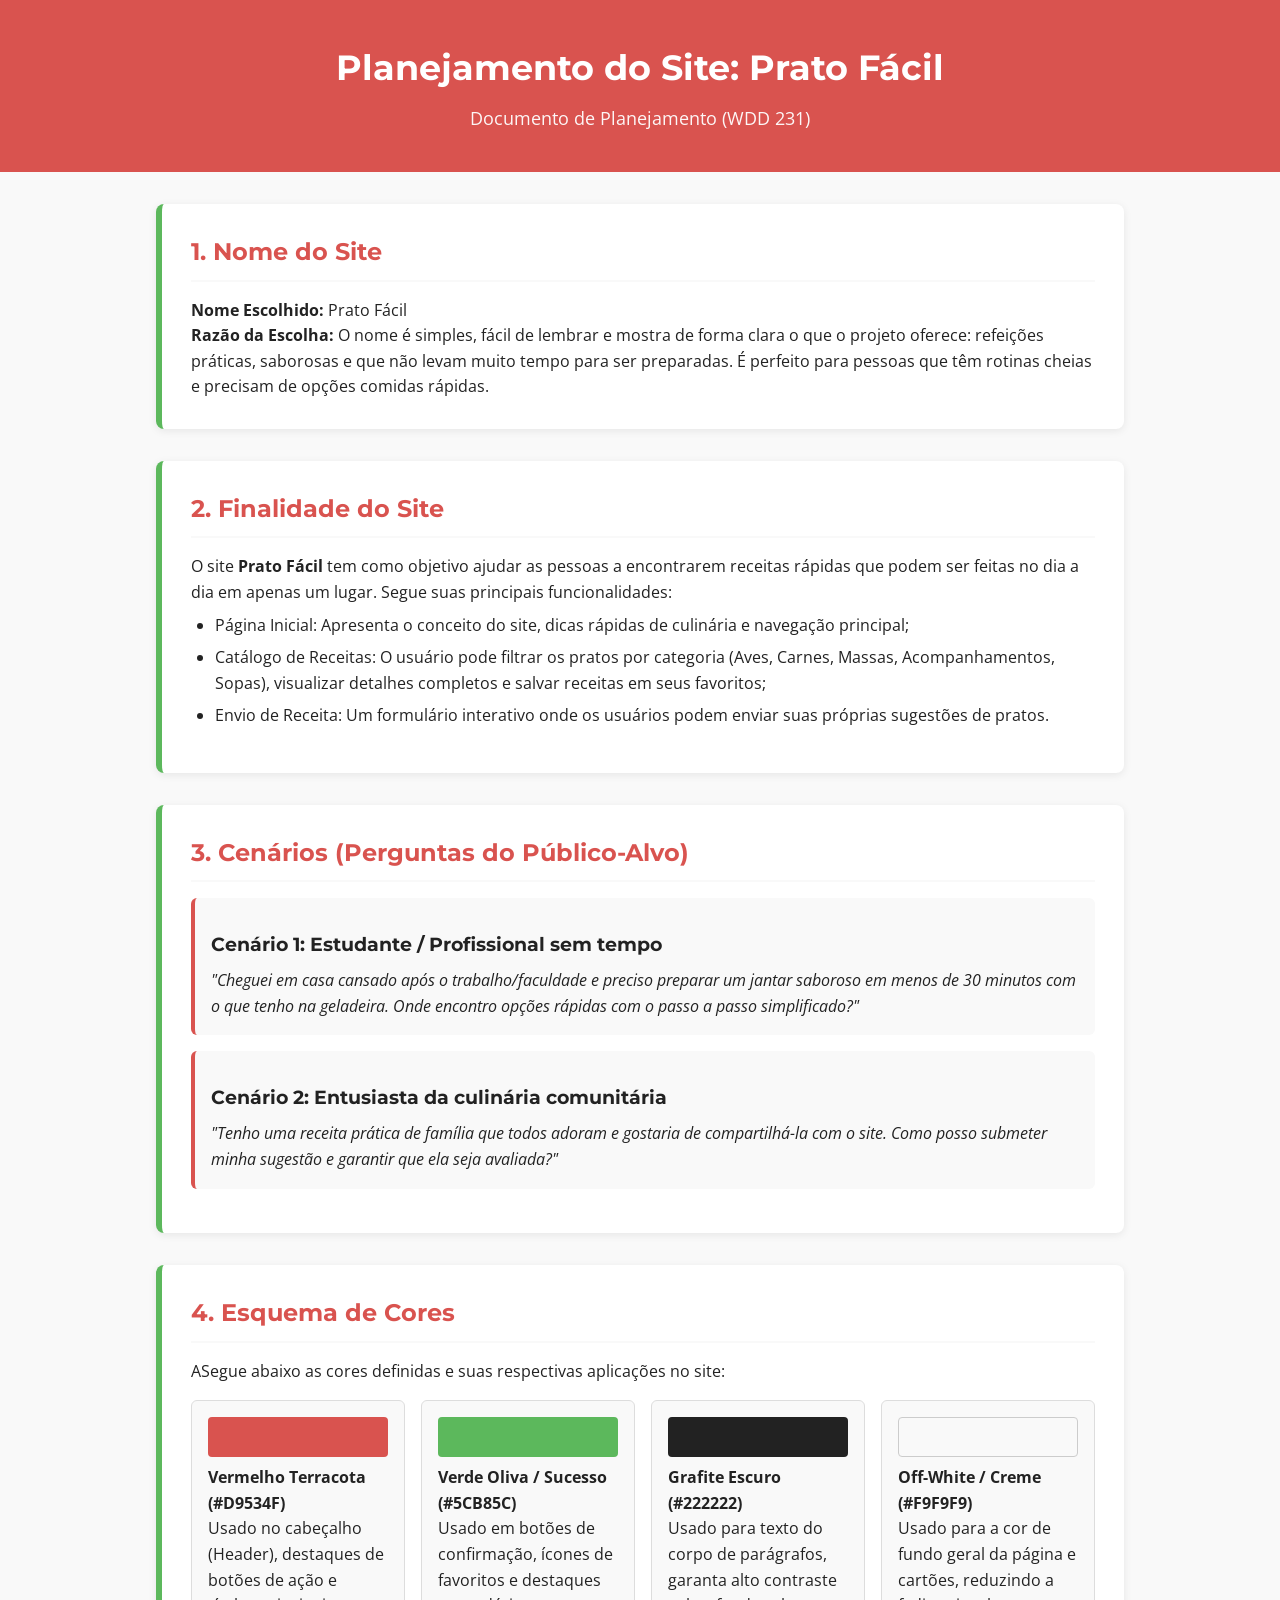
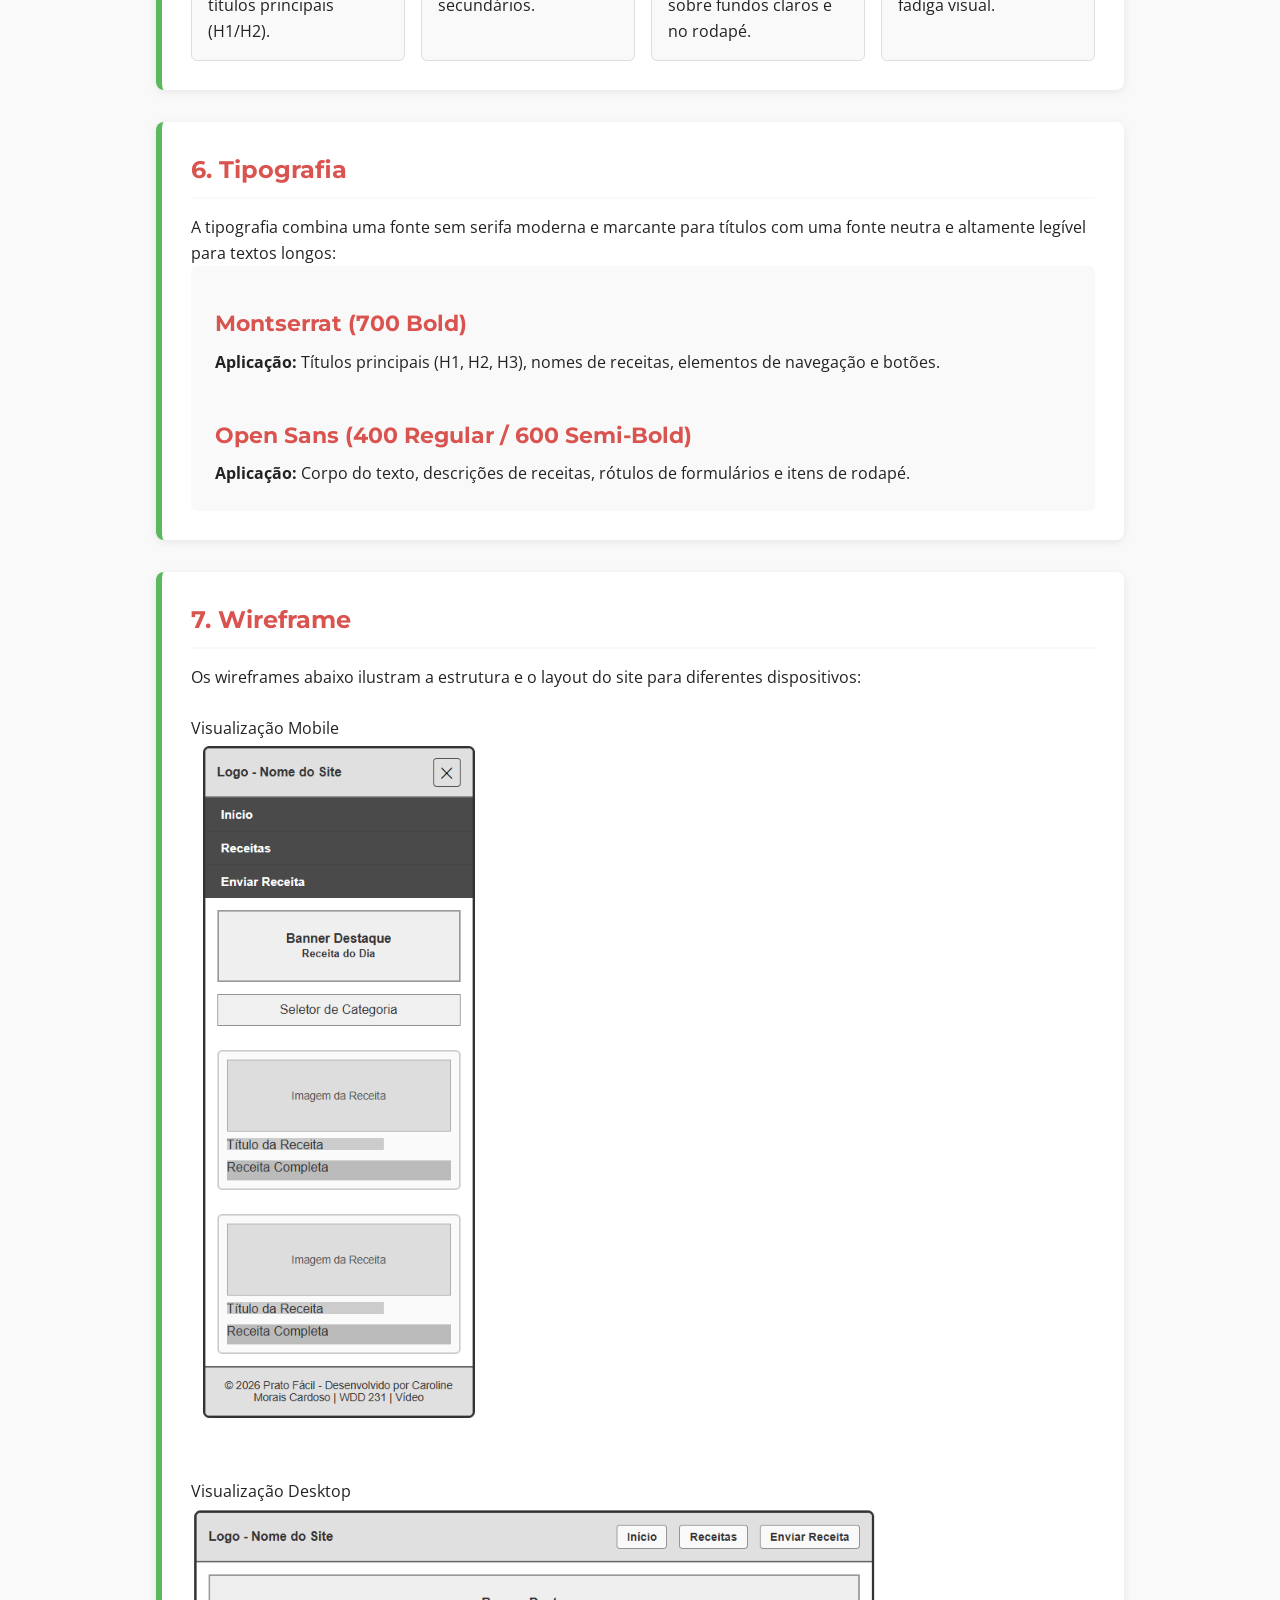
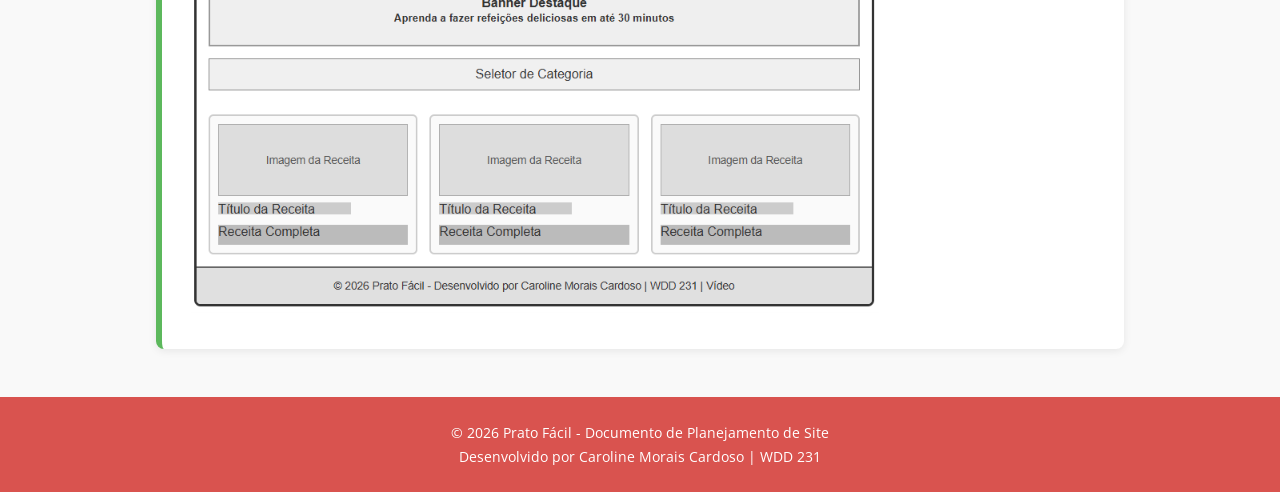
<file: projeto-final/planejamento.html>
<!DOCTYPE html>
<html lang="pt-BR">

<head>
    <meta charset="UTF-8">
    <meta name="viewport" content="width=device-width, initial-scale=1.0">
    <meta name="description" content="Documento de Planejamento do Site - Prato Fácil para a disciplina WDD 231.">
    <meta name="author" content="Caroline Morais Cardoso">
    <title>Planejamento do Site - Receitas Rápidas</title>
    <link rel="preconnect" href="https://fonts.googleapis.com">
    <link rel="preconnect" href="https://fonts.gstatic.com" crossorigin>
    <link
        href="https://fonts.googleapis.com/css2?family=Montserrat:wght@600;700&family=Open+Sans:wght@400;600&display=swap"
        rel="stylesheet">
    <link rel="stylesheet" href="estilos/estilo-planejamento.css">
</head>

<body>
    <header>
        <h1>Planejamento do Site: Prato Fácil</h1>
        <p class="subtitle">Documento de Planejamento (WDD 231)</p>
    </header>

    <main>
        <section class="plan-card">
            <h2>1. Nome do Site</h2>
            <p><strong>Nome Escolhido:</strong> Prato Fácil</p>
            <p><strong>Razão da Escolha:</strong> O nome é simples, fácil de lembrar e mostra de forma clara o que o
                projeto oferece: refeições práticas, saborosas e que não levam muito tempo para ser preparadas. É
                perfeito para pessoas que têm rotinas cheias e precisam de opções comidas rápidas.</p>
        </section>

        <section class="plan-card">
            <h2>2. Finalidade do Site</h2>
            <p>O site <strong>Prato Fácil</strong> tem como objetivo ajudar as pessoas a encontrarem receitas rápidas que
                podem ser feitas no dia a dia em apenas um lugar. Segue suas principais funcionalidades:</p>
            <ul>
                <li>Página Inicial: Apresenta o conceito do site, dicas rápidas de culinária e navegação principal;</li>
                <li>Catálogo de Receitas: O usuário pode filtrar os pratos por categoria (Aves, Carnes, Massas,
                    Acompanhamentos, Sopas), visualizar detalhes completos e salvar receitas em seus favoritos;</li>
                <li>Envio de Receita: Um formulário interativo onde os usuários podem enviar suas próprias sugestões de
                    pratos.</li>
            </ul>
        </section>

        <section class="plan-card">
            <h2>3. Cenários (Perguntas do Público-Alvo)</h2>
            <article class="scenario">
                <h3>Cenário 1: Estudante / Profissional sem tempo</h3>
                <p><em>"Cheguei em casa cansado após o trabalho/faculdade e preciso preparar um jantar saboroso em menos
                        de 30 minutos com o que tenho na geladeira. Onde encontro opções rápidas com o passo a passo
                        simplificado?"</em></p>
            </article>
            <article class="scenario">
                <h3>Cenário 2: Entusiasta da culinária comunitária</h3>
                <p><em>"Tenho uma receita prática de família que todos adoram e gostaria de compartilhá-la com o site.
                        Como posso submeter minha sugestão e garantir que ela seja avaliada?"</em></p>
            </article>
        </section>

        <section class="plan-card">
            <h2>4. Esquema de Cores</h2>
            <p>ASegue abaixo as cores definidas e suas
                respectivas aplicações no site:</p>

            <div class="color-palette">
                <div class="color-box primary">
                    <span class="swatch"></span>
                    <strong>Vermelho Terracota (#D9534F)</strong>
                    <p>Usado no cabeçalho (Header), destaques de botões de ação e títulos principais (H1/H2).</p>
                </div>
                <div class="color-box secondary">
                    <span class="swatch"></span>
                    <strong>Verde Oliva / Sucesso (#5CB85C)</strong>
                    <p>Usado em botões de confirmação, ícones de favoritos e destaques secundários.</p>
                </div>
                <div class="color-box dark">
                    <span class="swatch"></span>
                    <strong>Grafite Escuro (#222222)</strong>
                    <p>Usado para texto do corpo de parágrafos, garanta alto contraste sobre fundos claros e no rodapé.
                    </p>
                </div>
                <div class="color-box light">
                    <span class="swatch"></span>
                    <strong>Off-White / Creme (#F9F9F9)</strong>
                    <p>Usado para a cor de fundo geral da página e cartões, reduzindo a fadiga visual.</p>
                </div>
            </div>
        </section>

        <section class="plan-card">
            <h2>6. Tipografia</h2>
            <p>A tipografia combina uma fonte sem serifa moderna e marcante para títulos com uma fonte neutra e
                altamente legível para textos longos:</p>

            <div class="font-demo">
                <h3 class="font-heading">Montserrat (700 Bold)</h3>
                <p><strong>Aplicação:</strong> Títulos principais (H1, H2, H3), nomes de receitas, elementos de
                    navegação e botões.</p>
                    <br>
                <h3 class="font-heading">Open Sans (400 Regular / 600 Semi-Bold)</h3>
                <p><strong>Aplicação:</strong> Corpo do texto, descrições de receitas, rótulos de formulários e itens de
                    rodapé.</p>
            </div>
        </section>
        <section class="plan-card">
            <h2>7. Wireframe</h2>
            <p>Os wireframes abaixo ilustram a estrutura e o layout do site para diferentes dispositivos:</p><br>
            <p>Visualização Mobile</p>
            <img src="imagens/mobile.png" alt="Wireframe Mobile">
            <br><br><br>
            <p>Visualização Desktop</p>
            <img src="imagens/desktop.png" alt="Wireframe Desktop">
        </section>
    </main>

    <footer>
        <p>&copy; 2026 Prato Fácil - Documento de Planejamento de Site</p>
        <p>Desenvolvido por Caroline Morais Cardoso | WDD 231</p>
    </footer>
</body>

</html>
</file>
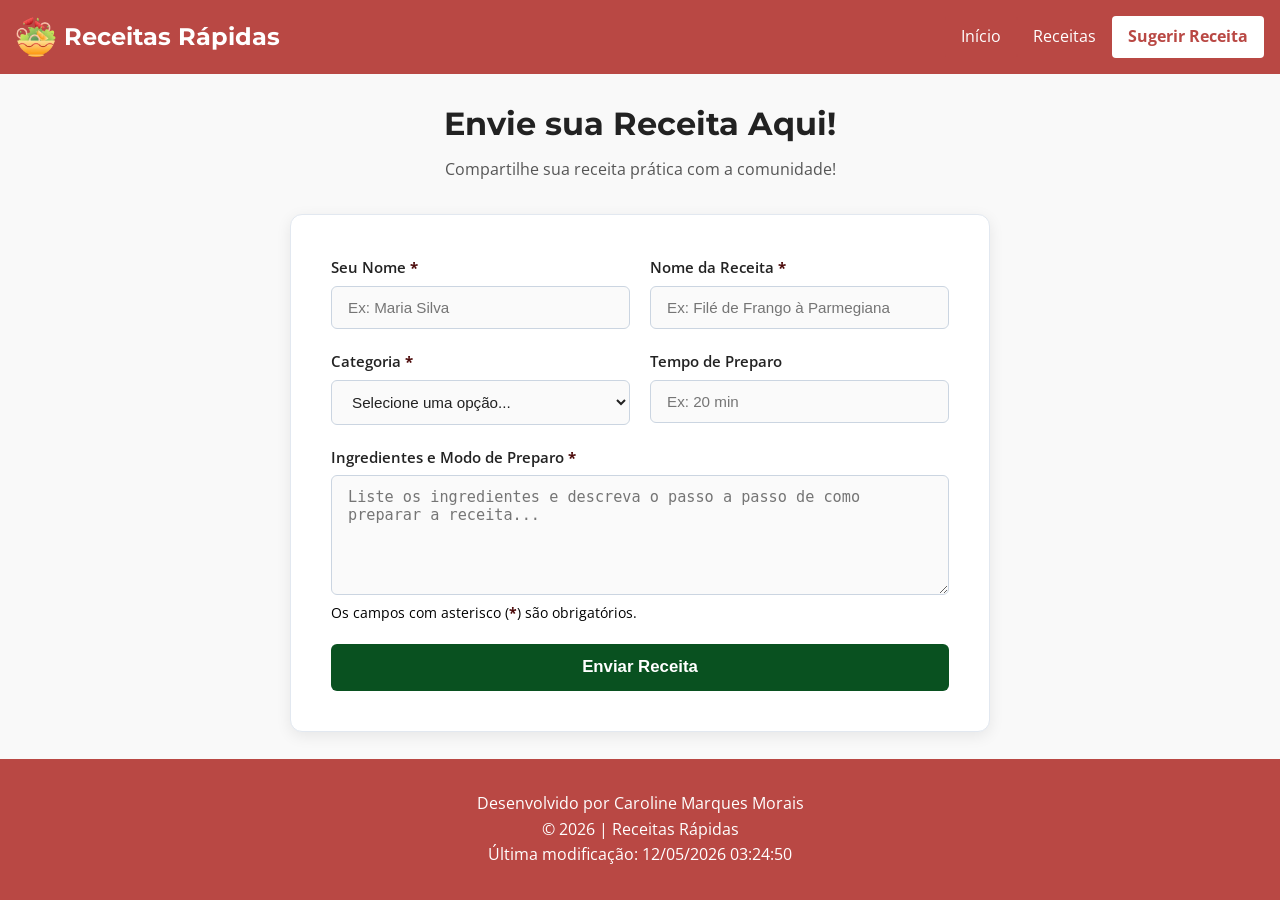
<file: projeto-final/sugestoes.html>
<!DOCTYPE html>
<html lang="pt-BR">

<head>
  <meta charset="UTF-8">
  <meta name="viewport" content="width=device-width, initial-scale=1.0">
  <title>Receitas Rápidas - Praticidade no Seu Dia a Dia</title>
  <meta name="description"
    content="Página de receitas culinárias práticas, saborosas e prontas em até 30 minutos. Ideal para quem busca agilidade sem abrir mão do sabor.">
  <meta name="author" content="Caroline Morais Cardoso">
  <link rel="icon" href="imagens/favicon.webp" type="image/x-icon">

  <!-- Open Graph / Facebook -->
  <meta property="og:type" content="website">
  <meta property="og:title" content="Receitas Rápidas - Praticidade no Seu Dia a Dia">
  <meta property="og:description"
    content="Descubra receitas culinárias práticas, saborosas e prontas em até 30 minutos. Ideal para quem busca agilidade sem abrir mão do sabor.">
  <meta property="og:image" content="https://carolinemorais22.github.io/wdd231/projeto-final/imagens/hero-image.webp">
  <meta property="og:url" content="https://carolinemorais22.github.io/wdd231/projeto-final/index.html">

  <link rel="preconnect" href="https://fonts.googleapis.com">
  <link rel="preconnect" href="https://fonts.gstatic.com" crossorigin>
  <link rel="preload" as="style"
    href="https://fonts.googleapis.com/css2?family=Montserrat:wght@600;700&family=Open+Sans:wght@400;600&display=swap">
  <link rel="stylesheet"
    href="https://fonts.googleapis.com/css2?family=Montserrat:wght@600;700&family=Open+Sans:wght@400;600&display=swap"
    media="print" onload="this.media='all'">
  <noscript>
    <link rel="stylesheet"
      href="https://fonts.googleapis.com/css2?family=Montserrat:wght@600;700&family=Open+Sans:wght@400;600&display=swap">
  </noscript>
  <link rel="preload" as="image" href="imagens/hero-image.webp" fetchpriority="high">
  <link rel="stylesheet" href="estilos/estilo.css">
  <link rel="stylesheet" href="estilos/layout.css">
  <script src="scripts/footer.js" defer></script>
  <script type="module" src="scripts/main.mjs"></script>
</head>

<body>
  <header>
    <div class="logo-container">
      <img src="imagens/favicon.webp" alt="Logo do site Receitas Rápidas" class="logo">
      <h1>Receitas Rápidas</h1>
    </div>
    <button id="hamburger-btn" aria-label="Abrir Menu">&#9776;</button>
    <nav class="nav-menu" id="nav-menu">
      <a href="index.html">Início</a>
      <a href="receitas.html">Receitas</a>
      <a href="sugestoes.html">Sugerir Receita</a>
    </nav>
  </header>

  <main>
    <div class="form-header">
      <h2>Envie sua Receita Aqui!</h2>
      <p>Compartilhe sua receita prática com a comunidade!</p>
    </div>

    <section class="form-card">
      <form action="agradecimento.html" method="get">

        <div class="form-grid">
          <div class="form-group">
            <label for="nomeAutor">Seu Nome <span class="required">*</span></label>
            <input type="text" id="nomeAutor" name="nomeAutor" placeholder="Ex: Maria Silva" required>
          </div>

          <div class="form-group">
            <label for="nomeReceita">Nome da Receita <span class="required">*</span></label>
            <input type="text" id="nomeReceita" name="nomeReceita" placeholder="Ex: Filé de Frango à Parmegiana" required>
          </div>
        </div>

        <div class="form-grid">
          <div class="form-group">
            <label for="categoria">Categoria <span class="required">*</span></label>
            <select id="categoria" name="categoria" required>
              <option value="" disabled selected>Selecione uma opção...</option>
              <option value="Aves">Aves</option>
              <option value="Carnes">Carnes</option>
              <option value="Massas">Massas</option>
              <option value="Sopas">Sopas</option>
              <option value="Acompanhamentos">Acompanhamentos</option>
            </select>
          </div>

          <div class="form-group">
            <label for="tempoPreparo">Tempo de Preparo</label>
            <input type="text" id="tempoPreparo" name="tempoPreparo" placeholder="Ex: 20 min">
          </div>
        </div>

        <div class="form-group">
          <label for="ingredientes">Ingredientes e Modo de Preparo <span class="required">*</span></label>
          <textarea id="ingredientes" name="ingredientes" rows="5"
            placeholder="Liste os ingredientes e descreva o passo a passo de como preparar a receita..."
            required></textarea>
          <span class="form-hint">Os campos com asterisco (<span class="required">*</span>) são obrigatórios.</span>
        </div>

        <div class="form-actions">
          <button type="submit" class="submit-btn">
           Enviar Receita
          </button>
        </div>

      </form>
    </section>
  </main>

  <footer class="rodape-principal">
        <div class="rodape-conteudo">
            <div class="info-desenvolvimento">
                <p>Desenvolvido por Caroline Marques Morais</p>
                <p>&copy; <span id="ano-atual"></span> | Receitas Rápidas</p>
                <p id="ultima-modificacao"></p>
            </div>
        </div>
    </footer>
</body>

</html>
</file>
<file: estilos/maior.css>
:root {
    --cor-principal: #4A154B;
    --cor-secundaria: #8C1D40;
    --cor-fundo-nav: #F8F1F9;
    --cor-texto: rgb(55, 55, 55);
    --cor-branca: #ffffff;
    --cor-borda: rgb(188, 188, 188);
}

* {
    margin: 0;
    padding: 0;
    box-sizing: border-box;
}

body {
    font-family: "Roboto", sans-serif;
    color: var(--cor-texto);
    background-color: var(--cor-branca);
    display: flex;
    flex-direction: column;
    min-height: 100vh;
}

header {
    background-color: var(--cor-principal);
}

.header-top {
    display: flex;
    justify-content: space-between;
    align-items: center;
    padding: 0.5rem 1rem;
}

.titulo {
    background-color: var(--cor-principal);
    color: var(--cor-branca);
    font-size: 1.5rem;
    padding: 0.5rem 0;
}

#btn-menu {
    display: none;
    background: none;
    border: none;
    color: var(--cor-branca);
    font-size: 2rem;
    cursor: pointer;
}


nav {
    margin: 0 auto;
}


.navigation {
    list-style: none;
    display: flex;
    flex-wrap: wrap;
    background-color: #F8F1F9;
    align-items: center;
}


.navigation li {
    flex: 1 1 auto;
}


.navigation a {
    display: block;
    color: #8C1D40;
    padding: 0.75rem;
    text-decoration: none;
    text-align: center;
}


.navigation a:hover {
    font-weight: 700;
    text-decoration: underline;
    text-decoration-color: #8C1D40;
}


main {
    flex: 1;
    margin: 1rem;
    padding: 1rem;
}

.nome {
    text-align: left;
    padding-bottom: 1.5rem;
    color: var(--cor-texto);
    font-size: 2rem;
}

.content-container {
    display: grid;
    grid-template-columns: 1fr 1fr;
    gap: 15px;
    padding-bottom: 2rem;
}

.card {
    border: 0.5px solid var(--cor-borda);
    border-radius: 8px;
    text-align: center;
    overflow: hidden;
}

.card h2 {
    background-color: var(--cor-principal);
    color: var(--cor-branca);
    text-align: center;
    padding: 10px;
    font-size: 1.2rem;
}

.card-body {
    padding: 2rem;
    text-align: justify;
    font-size: 1rem;
}

.foto-body {
    display: flex;
    justify-content: center;
    align-items: center;
}

.eu-img {
    width: 100%;
    max-width: 200px;
    height: auto;
    border-radius: 4px;
    border: 1px solid rgb(221, 221, 221);
}


.filtro-container {
    display: grid;
    grid-template-columns: 1fr;
    gap: 15px;
    align-items: start;
    padding-bottom: 2rem;
}

.titulo-cursos {
    background-color: var(--cor-principal);
    color: rgb(255, 255, 255);
    text-align: center;
    padding: 1rem;
    margin-bottom: 2rem;
    font-size: 1.2rem;
}

.cabecalho-card {
    background-color: var(--cor-principal);
    color: rgb(255, 255, 255);
    text-align: center;
    padding: 20px;
}

.conteudo-card {
    padding: 20px;
}

.grupo-botoes {
    display: flex;
    justify-content: center;
    gap: 15px;
    margin-bottom: 20px;
}

.btn-filtro {
    flex: 1;
    background-color: var(--cor-fundo-nav);
    color: var(--cor-secundaria);
    border: none;
    padding: 10px 0;
    border-radius: 6px;
    font-size: 1rem;
    font-weight: bold;
    cursor: pointer;
    transition: opacity 0.2s ease;
}

.btn-filtro:hover,
.btn-filtro.ativo {
    opacity: 0.85;
    outline: 2px solid var(--cor-principal);
}

.total-creditos {
    text-align: center;
    font-size: 1.1rem;
    margin-bottom: 25px;
    color: rgb(51, 51, 51);
}

#creditos-total {
    font-weight: bold;
}

.grid-cursos {
    display: grid;
    grid-template-columns: repeat(3, 1fr);
    gap: 15px;
}

.card-curso {
    background-color: var(--cor-principal);
    color: rgb(255, 255, 255);
    border-radius: 8px;
    padding: 18px 10px;
    text-align: center;
    font-weight: bold;
    font-size: 1rem;
    box-shadow: 0 2px 5px rgba(0, 0, 0, 0.2);
    transition: transform 0.2s ease;
}

.card-curso:hover {
    transform: translateY(-2px);
}

.card-curso.pendente {
    background-color: rgb(224, 224, 224);
    color: rgb(85, 85, 85);
    border: 1px solid rgb(204, 204, 204);
}

.faixa-redes-sociais {
    padding: 15px 0;
}

.redes-sociais {
    display: flex;
    justify-content: center;
    align-items: center;
    gap: 20px;
}

.redes-sociais a img {
    width: 70px;
    height: 70px;
    display: block;
}

footer {
    text-align: center;
}

footer p,
footer span {
    color: var(--cor-branca);
    padding: 0.3rem;
}

.footer-info {
    background-color: #4A154B;
    padding: 50px;
    margin: 0;
}
</file>
<file: estilos/telaspequenas.css>
@media (max-width: 768px) {

    header {
        background-color: var(--cor-principal);
    }

    .header-container {
        justify-content: space-between;
    }

    .titulo {
        color: rgb(255, 255, 255);
        font-size: 1.2rem;
        font-weight: bold;
    }

    #btn-menu {
        display: inline-block;
        color: var(--cor-branca);
        padding: 2px 10px;
        font-size: 1.8rem;
    }

    nav {
        display: none;
        margin: 0;
    }

    nav.aberto {
        display: block;
    }

    .navigation {
        flex-direction: column;
        align-items: stretch;
    }

    .navigation a {
        text-align: left;
        padding: 0.85rem 1.2rem;
        font-weight: bold;

    }

    .navigation a:hover {
        font-weight: 700;
        text-decoration: none;
        color: #fff;
        background-color: var(--cor-principal);
    }

    /*MAIN*/
    .content-container {
        display: grid;
        grid-template-columns: 1fr;
        gap: 20px;
        padding-bottom: 2rem;
    }

    .card {
        border: 1px solid var(--cor-borda);
        border-radius: 8px;
        background-color: var(--cor-branca);
        overflow: hidden;
    }

    .card h2 {
        background-color: var(--cor-principal);
        color: var(--cor-branca);
        text-align: center;
        padding: 10px;
        font-size: 1.2rem;
    }

    .card-body {
        padding: 1.5rem;
        line-height: 1.6;
    }

    .foto-body {
        padding: 1.5rem;
        display: flex;
        justify-content: center;
    }

    .eu-img {
        width: 100%;
        max-width: 280px;
        height: auto;
        border-radius: 6px;
        border: 1px solid #ddd;
    }
}

@media (max-width: 480px) {
    .grid-cursos {
        grid-template-columns: 1fr;
    }

    .grupo-botoes {
        flex-direction: column;
        gap: 8px;
    }

    .nome {
        font-size: 1.5rem;
    }
}
</file>
<file: camara/estilos/normalizar.css>
*, *::before, *::after {
  box-sizing: border-box;
  margin: 0;
  padding: 0;
}

html {
  line-height: 1.15;
  -webkit-text-size-adjust: 100%;
}

img {
  max-width: 100%;
  height: auto;
  display: block;
}

button, input, select, textarea {
  font: inherit;
}
</file>
<file: camara/estilos/estilo.css>
/* ===================
   Variáveis CSS
   =================== */
:root {
  /* Cores Principais e Neutras */
  --cor-primaria: #003049;
  --cor-secundaria: #669BBC;
  --cor-fundo-pagina: #f4f6f9;
  --cor-fundo-cartao: #ffffff;
  --cor-fundo-painel: #ffffff;
  --cor-texto: #1a1a1a;
  --cor-texto-suave: #4a4a4a;
  --cor-borda: #dcdcdc;
  --cor-linha-divisoria: #dcdcdc;
  --cor-zebra: #eef6fb;

  /* Cores de Destaque e Níveis */
  --cor-ouro: #d4af37;
  --cor-prata: #70808f;
  --cor-membro: #905002;
  --cor-link: #669BBC;
  --cor-link-hover: #003049;

  /* Padronização de Branco, Preto e Transparências */
  --cor-branca: #ffffff;
  --cor-preta: #000000;
  --cor-hover-transparente: rgba(255, 255, 255, 0.2);
  --cor-sombra-suave: rgba(0, 0, 0, 0.2);

  /* Tipografia e Sombras */
  --fonte-principal: system-ui, -apple-system, BlinkMacSystemFont, "Segoe UI", Roboto, sans-serif;
  --sombra-cartao: 0 4px 12px rgba(0, 0, 0, 0.08);
  --sombra-padrao: 0 4px 12px rgba(0, 0, 0, 0.08);
}

* {
  box-sizing: border-box;
  margin: 0;
  padding: 0;
}

body {
  font-family: var(--fonte-principal);
  background-color: var(--cor-fundo-pagina);
  color: var(--cor-texto);
  line-height: 1.6;
  min-width: 320px;
  transition: background-color 0.3s, color 0.3s;
}

/* ==================
   Menu & Cabeçalho
   ================== */
.cabecalho-principal {
  background-color: var(--cor-primaria);
  color: var(--cor-branca);
  padding: 0.8rem 1rem;
  position: relative;
}

.cabecalho-conteudo {
  max-width: 1200px;
  margin: 0 auto;
  display: flex;
  align-items: center;
  justify-content: space-between;
  flex-wrap: nowrap; 
  gap: 0.5rem;
  position: relative;
}

.logotipo-container {
  display: flex;
  align-items: center;
  gap: 0.5rem;
  min-width: 0; 
  flex: 1;
}

.logotipo-img {
  width: 40px;
  height: 40px;
  object-fit: contain;
  flex-shrink: 0;
}

.titulo-site {
  font-size: 1rem;
  font-weight: bold;
  white-space: nowrap;
  overflow: hidden;
  text-overflow: ellipsis;
}

#botao-tema {
  background: var(--cor-preta);
  color: var(--cor-branca);
  border: none;
  border-radius: 50%;
  width: 36px;
  height: 36px;
  display: flex;
  align-items: center;
  justify-content: center;
  cursor: pointer;
  font-size: 1.2rem;
  box-shadow: 0 2px 5px var(--cor-sombra-suave);
}

#botao-menu {
  background: none;
  border: 2px solid var(--cor-branca);
  color: var(--cor-branca);
  font-size: 1.5rem;
  padding: 0.2rem 0.6rem;
  cursor: pointer;
  border-radius: 4px;
}

#botao-menu::after {
  content: "☰";
}

#botao-menu.aberto::after {
  content: "✕";
}

#navegacao-principal {
  display: none;
  position: absolute;
  top: 100%; 
  left: 0;
  width: 100%;
  background-color: var(--cor-primaria);
  z-index: 1000;
  padding: 1rem 0;
  box-shadow: 0 4px 10px var(--cor-sombra-suave);
}

#navegacao-principal.aberto {
  display: block;
}

.lista-navegacao {
  list-style: none;
  display: flex;
  flex-direction: column;
  gap: 0.5rem;
  margin-top: 0;
  padding: 0 1rem;
}

.lista-navegacao a,
.botao-dropdown {
  color: var(--cor-branca);
  text-decoration: none;
  padding: 0.6rem 1rem;
  display: block;
  border-radius: 4px;
  background: none;
  border: none;
  font-size: 1rem;
  cursor: pointer;
  width: 100%;
  text-align: left;
}

.lista-navegacao a:hover,
.botao-dropdown:hover {
  background-color: var(--cor-hover-transparente);
}

.lista-navegacao a.ativo {
  background-color: var(--cor-branca);
  color: var(--cor-primaria);
  font-weight: bold;
  display: block;
}

.item-dropdown {
  position: relative;
}

.conteudo-dropdown {
  display: none;
  list-style: none;
  background-color: var(--cor-primaria);
  padding-left: 1rem;
}

.item-dropdown.ativo .conteudo-dropdown {
  display: block;
}

/* ==========================================
   Estrutura do Conteúdo Principal (Consolidado)
   ========================================== */
#conteudo-principal {
  max-width: 1200px;
  margin: 1.5rem auto;
  padding: 0 1rem;
}

/* --- Diretório --- */
.secao-cabecalho-diretorio {
  display: flex;
  justify-content: space-between;
  align-items: center;
  margin-bottom: 2rem;
  flex-wrap: wrap;
  gap: 1rem;
}

.controles-visualizacao {
  display: flex;
  gap: 0.5rem;
}

.controles-visualizacao button {
  background-color: var(--cor-fundo-cartao);
  border: 2px solid var(--cor-secundaria);
  color: var(--cor-secundaria);
  padding: 0.5rem;
  cursor: pointer;
  border-radius: 6px;
  display: flex;
  align-items: center;
  justify-content: center;
  transition: all 0.3s;
}

.controles-visualizacao button.ativo,
.controles-visualizacao button:hover {
  background-color: var(--cor-secundaria);
  color: var(--cor-branca);
}

/* Cartões de Membros (Grade) */
.exibicao-grade {
  display: grid;
  grid-template-columns: repeat(auto-fit, minmax(280px, 1fr));
  gap: 1.5rem;
}

.exibicao-grade .cartao-membro {
  background-color: var(--cor-fundo-cartao);
  border: 1px solid var(--cor-borda);
  border-radius: 8px;
  padding: 1.5rem;
  text-align: center;
  box-shadow: var(--sombra-cartao);
  display: flex;
  flex-direction: column;
  align-items: center;
  justify-content: space-between;
}

.exibicao-grade .cartao-membro img {
  width: 120px;
  height: 120px;
  object-fit: contain;
  margin-bottom: 1rem;
}

.exibicao-grade .cartao-membro h2 {
  font-size: 1.25rem;
  color: var(--cor-secundaria);
  margin-bottom: 0.5rem;
}

.exibicao-grade .cartao-membro p {
  font-size: 0.9rem;
  color: var(--cor-texto-suave);
  margin-bottom: 0.4rem;
}

.exibicao-grade .cartao-membro a {
  color: var(--cor-secundaria);
  text-decoration: underline;
  word-break: break-all;
  font-size: 0.9rem;
}

.selo-nivel {
  display: inline-block;
  padding: 0.2rem 0.6rem;
  font-size: 0.75rem;
  font-weight: bold;
  border-radius: 12px;
  text-transform: uppercase;
  margin-top: 0.5rem;
}

.nivel-1 {
  background-color: var(--cor-membro);
  color: var(--cor-branca);
}

.nivel-2 {
  background-color: var(--cor-prata);
  color: var(--cor-branca);
}

.nivel-3 {
  background-color: var(--cor-ouro);
  color: var(--cor-preta);
}

/* Cartões de Membros (Lista) */
.exibicao-lista {
  display: flex;
  flex-direction: column;
}

.exibicao-lista .cartao-membro {
  display: grid;
  grid-template-columns: 1fr;
  padding: 1rem;
  border-bottom: 1px solid var(--cor-borda);
  background-color: var(--cor-fundo-cartao);
  gap: 0.5rem;
}

.exibicao-lista .cartao-membro:nth-child(even) {
  background-color: var(--cor-zebra);
}

.exibicao-lista .cartao-membro img {
  display: none;
}

.exibicao-lista .cartao-membro h2 {
  font-size: 1.1rem;
  color: var(--cor-secundaria);
}

.exibicao-lista .cartao-membro a {
  color: var(--cor-secundaria);
  text-decoration: underline;
}

/* --- Página Inicial --- */
.secao-hero {
  position: relative;
  width: 100%;
  margin-bottom: 1.5rem;
  overflow: hidden;
  border-radius: 8px;
  box-shadow: var(--sombra-padrao);
}

.imagem-hero {
  width: 100%;
  height: 250px;
  object-fit: cover;
}

.caixa-cta {
  position: absolute;
  bottom: 15px;
  right: 15px;
  background-color: rgba(0, 0, 0, 0.75);
  color: var(--cor-branca);
  padding: 0.8rem 1.2rem;
  border-radius: 6px;
  text-align: center;
}

.caixa-cta p {
  display: none;
  font-size: 0.85rem;
  margin-bottom: 0.3rem;
}

.botao-cta {
  display: inline-block;
  background-color: var(--cor-branca);
  color: var(--cor-preta);
  padding: 0.5rem 1rem;
  font-weight: bold;
  text-decoration: none;
  border-radius: 4px;
}

.botao-cta:hover, .botao-cta:focus {
  background-color: var(--cor-linha-divisoria);
}

.titulo-boas-vindas {
  font-size: 1.8rem;
  margin-bottom: 1rem;
  color: var(--cor-primaria);
}

.grade-informacoes-inicio {
  display: flex;
  flex-direction: column;
  gap: 1.5rem;
  margin-bottom: 2rem;
}

.cartao-info {
  background-color: var(--cor-fundo-painel);
  border: 1px solid var(--cor-linha-divisoria);
  border-radius: 8px;
  overflow: hidden;
  box-shadow: var(--sombra-padrao);
  display: flex;
  flex-direction: column;
  height: 100%;
}

.cabecalho-cartao {
  background-color: var(--cor-primaria);
  color: var(--cor-branca);
  padding: 0.6rem 1rem;
}

.cabecalho-cartao h2 {
  font-size: 1.2rem;
  font-weight: normal;
}

.corpo-cartao {
  padding: 1rem;
  background-color: var(--cor-fundo-cartao);
  border: 1px solid var(--cor-borda);
  border-radius: 2px;
  flex: 1;
}

.corpo-cartao ul {
  list-style-type: square;
  padding-left: 1.2rem;
}

.corpo-cartao li {
  margin-bottom: 0.5rem;
}

.container-clima-detalhes {
  display: flex;
  align-items: center;
  gap: 1rem;
}

.icone-clima {
  width: 60px;
  height: 60px;
}

.temp-destaque {
  font-size: 1.6rem;
  font-weight: bold;
}

.descricao-clima {
  text-transform: capitalize;
  font-weight: bold;
  margin-bottom: 0.4rem;
}

.secao-destaques {
  margin-top: 2rem;
}

.secao-destaques h2 {
  font-size: 1.5rem;
  color: var(--cor-primaria);
  margin-bottom: 1rem;
}

.grade-destaques {
  display: flex;
  flex-direction: column;
  gap: 1.5rem;
}

.cartao-destaque {
  background-color: var(--cor-fundo-cartao);
  border: 1px solid var(--cor-borda);
  border-radius: 8px;
  padding: 1.2rem;
}

.cabecalho-destaque {
  border-bottom: 1px solid #aaaaaa;
  padding-bottom: 0.5rem;
  margin-bottom: 1rem;
  text-align: center;
}

.cabecalho-destaque h3 {
  font-size: 1.2rem;
  color: var(--cor-texto);
}

.conteudo-destaque {
  display: flex;
  flex-direction: column;
  gap: 1rem;
  align-items: center;
}

.logo-destaque {
  width: 100px;
  height: 100px;
  object-fit: contain;
}

.info-destaque p {
  font-size: 0.9rem;
  margin-bottom: 0.3rem;
}

.cartao-destaque a,
.cartao-membro a {
  color: var(--cor-link);
  text-decoration: underline;
  word-break: break-all;
}

.cartao-destaque a:hover,
.cartao-membro a:hover,
.cartao-destaque a:focus,
.cartao-membro a:focus {
  color: var(--cor-link-hover);
}

/* ================
   Rodapé
   ================ */
.rodape-principal {
  background-color: var(--cor-primaria);
  color: var(--cor-branca);
  padding: 2rem 1rem;
}

.rodape-conteudo {
  max-width: 1200px;
  margin: 0 auto;
  display: flex;
  flex-direction: column;
  gap: 1.5rem;
  text-align: center;
}

.faixa-redes-sociais {
  padding: 15px 0;
}

.redes-sociais {
  display: flex;
  justify-content: center;
  align-items: center;
  gap: 20px;
}

.redes-sociais a img {
  width: 50px;
  height: 50px;
  display: block;
  filter: invert(100%);
}

/* ==================
   Associe-se à Câmara
   ================== */

.join-container {
  max-width: 1200px;
  margin: 20px auto;
  padding: 0 20px;
}

.join-layout {
  display: grid;
  grid-template-columns: 1fr;
  gap: 30px;
}

.join-form {
  display: flex;
  flex-direction: column;
  gap: 15px;
  background-color: #FFFFFF;
  padding: 20px;
  border-radius: 8px;
  border: 1px solid var(--cor-secundaria, #669BBC);
}

.join-form label {
  display: flex;
  flex-direction: column;
  font-weight: bold;
  color: #003049;
}

.join-form input[type="text"],
.join-form input[type="email"],
.join-form input[type="tel"],
.join-form textarea {
  padding: 10px;
  border: 1px solid #CCC;
  border-radius: 4px;
  margin-top: 5px;
  font-size: 1rem;
}

.membership-selection {
  border: 1px solid var(--cor-secundaria, #669BBC);
  border-radius: 6px;
  padding: 15px;
}

.radio-label {
  flex-direction: row !important;
  align-items: center;
  gap: 10px;
  margin-bottom: 8px;
  font-weight: normal !important;
}

.btn-submit {
  background-color: var(--cor-primaria);
  color: white;
  border: none;
  padding: 12px;
  font-size: 1.1rem;
  border-radius: 6px;
  cursor: pointer;
  transition: background-color 0.3s;
}

.btn-submit:hover {
  background-color: var(--cor-secundaria);
}

@keyframes fadeInSlide {
  from {
    opacity: 0;
    transform: translateY(20px);
  }
  to {
    opacity: 1;
    transform: translateY(0);
  }
}

.card-fade-in {
  animation: fadeInSlide 0.8s ease-out forwards;
  opacity: 0;
}

.card-level {
  background-color: #ffff;
  border-left: 5px solid var(--cor-primaria);
  padding: 15px;
  margin-bottom: 15px;
  border-radius: 6px;
}

.btn-modal {
  background-color: var(--cor-primaria);
  color: white;
  border: none;
  padding: 8px 12px;
  border-radius: 4px;
  cursor: pointer;
}

dialog {
  margin: auto;
  border: none;
  border-radius: 8px;
  padding: 35px;
  box-shadow: 0 4px 12px rgba(0,0,0,0.3);
  max-width: 500px;
  width: 90%;
}

dialog::backdrop {
  background: rgba(0, 0, 0, 0.6);
}

.btn-close-modal {
  margin-top: 15px;
  background-color: var(--cor-primaria);
  color: white;
  border: none;
  padding: 6px 12px;
  border-radius: 4px;
  cursor: pointer;
}

/* ==================
   Agradecimento
   ================== */

.thankyou-wrapper {
  min-height: calc(100vh - 200px);
  display: flex;
  justify-content: center;
  align-items: center;
  padding: 40px 20px;
  background-color: var(--cor-zebra);
}

.thankyou-card {
  background-color: #FFFFFF;
  max-width: 650px;
  width: 100%;
  padding: 40px 30px;
  border-radius: 12px;
  box-shadow: 0 8px 24px rgba(0, 0, 0, 0.08);
  text-align: center;
  border-top: 6px solid #669BBC;
}

.success-icon {
  width: 64px;
  height: 64px;
  background-color: #2e7d32;
  color: #FFFFFF;
  font-size: 32px;
  font-weight: bold;
  border-radius: 50%;
  display: flex;
  align-items: center;
  justify-content: center;
  margin: 0 auto 20px auto;
}

.thankyou-card h1 {
  color: #003049;
  font-size: 1.8rem;
  margin-bottom: 12px;
}

.thankyou-subtitle {
  color: #555555;
  font-size: 1rem;
  line-height: 1.5;
  margin-bottom: 30px;
}

.summary-box {
  background-color: #F8F9FA;
  border: 1px solid #E0E0E0;
  border-radius: 8px;
  padding: 24px;
  text-align: left;
  margin-bottom: 30px;
}

.summary-box h2 {
  color: #003049;
  font-size: 1.2rem;
  margin-bottom: 16px;
  border-bottom: 2px solid #669BBC;
  padding-bottom: 8px;
}

.summary-details {
  display: grid;
  grid-template-columns: 1fr;
  gap: 16px;
}

.summary-item {
  display: flex;
  flex-direction: column;
}

.summary-item .label {
  font-size: 0.85rem;
  color: #666666;
  text-transform: uppercase;
  letter-spacing: 0.5px;
  margin-bottom: 2px;
}

.summary-item .value {
  font-size: 1rem;
  font-weight: 600;
  color: #003049;
  word-break: break-word;
}

.btn-home {
  display: inline-block;
  background-color: var(--cor-primaria);
  color: #FFFFFF;
  text-decoration: none;
  padding: 12px 28px;
  border-radius: 6px;
  font-weight: bold;
  transition: background-color 0.3s ease;
}

.btn-home:hover {
  background-color: var(--cor-secundaria);
}

.membership-cards .card-level:nth-child(2) {
  animation-delay: 0.1s;
}

.membership-cards .card-level:nth-child(3) {
  animation-delay: 0.3s;
}

.membership-cards .card-level:nth-child(4) {
  animation-delay: 0.5s;
}

.membership-cards .card-level:nth-child(5) {
  animation-delay: 0.7s;
}
</file>
<file: camara/estilos/desktop.css>
/* ==================
   Responsividade
   ================== */

@media (min-width: 768px) {

  #botao-menu {
    display: none;
  }

 #navegacao-principal {
    display: block !important;
    position: static;
    width: auto;
    background-color: transparent;
    padding: 0;
    box-shadow: none;
  }

  .lista-navegacao {
    flex-direction: row;
    align-items: center;
    gap: 0.5rem;
  }

  .conteudo-dropdown {
    position: absolute;
    top: 100%;
    left: 0;
    min-width: 160px;
    box-shadow: 0 4px 8px rgba(0, 0, 0, 0.2);
    border-radius: 4px;
    padding-left: 0;
    overflow: hidden;
  }

  .conteudo-dropdown a {
    color: #ffffff;
    padding: 0.8rem 1rem;
  }

  .item-dropdown:hover .conteudo-dropdown {
    display: block;
  }
}

  @media (min-width: 768px) {
    .exibicao-lista .cartao-membro {
      grid-template-columns: 2fr 0.3fr;
      align-items: center;
    }

    .imagem-hero {
    height: 500px;
  }
  
    .caixa-cta p {
    display: block;
  }
  .grade-informacoes-inicio,
  .grade-destaques {
    display: grid;
    grid-template-columns: repeat(3, 1fr);
    gap: 1.5rem;
    align-items: stretch;
  }
   .conteudo-destaque {
    flex-direction: row;
    align-items: flex-start;
  }

  }


@media (min-width: 768px) {
  .rodape-conteudo {
    flex-direction: row;
    justify-content: space-between;
    text-align: left;
  }

  .info-desenvolvimento {
    text-align: right;
  }
}

@media (min-width: 768px) {
  .join-layout {
    grid-template-columns: 2fr 1fr;
  }
}

@media (min-width: 768px) {
  .summary-details {
    grid-template-columns: 1fr 1fr;
  }
  .full-width {
    grid-column: span 2;
  }
}

@media (min-width: 1025px) {
  .gallery-grid {
    grid-template-areas:
      "item1 item2 item3 item4"
      "item5 item6 item7 item8";
  }
}
</file>
<file: camara/estilos/sobre.css>
:root {
  /* Cores Principais e Neutras */
  --cor-primaria: #003049;
  --cor-secundaria: #669BBC;
  --cor-fundo-pagina: #f4f6f9;
  --cor-fundo-cartao: #ffffff;
  --cor-fundo-painel: #ffffff;
  --cor-texto: #1a1a1a;
  --cor-texto-suave: #4a4a4a;
  --cor-borda: #dcdcdc;
  --cor-linha-divisoria: #dcdcdc;
  --cor-zebra: #eef6fb;

  /* Cores de Destaque e Níveis */
  --cor-ouro: #d4af37;
  --cor-prata: #70808f;
  --cor-membro: #905002;
  --cor-link: #669BBC;
  --cor-link-hover: #003049;

  /* Padronização de Branco, Preto e Transparências */
  --cor-branca: #ffffff;
  --cor-preta: #000000;
  --cor-hover-transparente: rgba(255, 255, 255, 0.2);
  --cor-sombra-suave: rgba(0, 0, 0, 0.2);

  /* Tipografia e Sombras */
  --fonte-principal: system-ui, -apple-system, BlinkMacSystemFont, "Segoe UI", Roboto, sans-serif;
  --sombra-cartao: 0 4px 12px rgba(0, 0, 0, 0.08);
  --sombra-padrao: 0 4px 12px rgba(0, 0, 0, 0.08);
}

* {
  box-sizing: border-box;
  margin: 0;
  padding: 0;
}

body {
  font-family: var(--fonte-principal);
  background-color: var(--cor-fundo-pagina);
  color: var(--cor-texto);
  line-height: 1.6;
  min-width: 320px;
  transition: background-color 0.3s, color 0.3s;
}

/* ==================
   Menu & Cabeçalho
   ================== */
.cabecalho-principal {
  background-color: var(--cor-primaria);
  color: var(--cor-branca);
  padding: 0.8rem 1rem;
  position: relative;
}

.cabecalho-conteudo {
  max-width: 1200px;
  margin: 0 auto;
  display: flex;
  align-items: center;
  justify-content: space-between;
  flex-wrap: nowrap; 
  gap: 0.5rem;
  position: relative;
}

.logotipo-container {
  display: flex;
  align-items: center;
  gap: 0.5rem;
  min-width: 0; 
  flex: 1;
}

.logotipo-img {
  width: 40px;
  height: 40px;
  object-fit: contain;
  flex-shrink: 0;
}

.titulo-site {
  font-size: 1rem;
  font-weight: bold;
  white-space: nowrap;
  overflow: hidden;
  text-overflow: ellipsis;
}

#botao-tema {
  background: var(--cor-preta);
  color: var(--cor-branca);
  border: none;
  border-radius: 50%;
  width: 36px;
  height: 36px;
  display: flex;
  align-items: center;
  justify-content: center;
  cursor: pointer;
  font-size: 1.2rem;
  box-shadow: 0 2px 5px var(--cor-sombra-suave);
}

#botao-menu {
  background: none;
  border: 2px solid var(--cor-branca);
  color: var(--cor-branca);
  font-size: 1.5rem;
  padding: 0.2rem 0.6rem;
  cursor: pointer;
  border-radius: 4px;
}

#botao-menu::after {
  content: "☰";
}

#botao-menu.aberto::after {
  content: "✕";
}

#navegacao-principal {
  display: none;
  position: absolute;
  top: 100%; 
  left: 0;
  width: 100%;
  background-color: var(--cor-primaria);
  z-index: 1000;
  padding: 1rem 0;
  box-shadow: 0 4px 10px var(--cor-sombra-suave);
}

#navegacao-principal.aberto {
  display: block;
}

.lista-navegacao {
  list-style: none;
  display: flex;
  flex-direction: column;
  gap: 0.5rem;
  margin-top: 0;
  padding: 0 1rem;
}

.lista-navegacao a,
.botao-dropdown {
  color: var(--cor-branca);
  text-decoration: none;
  padding: 0.6rem 1rem;
  display: block;
  border-radius: 4px;
  background: none;
  border: none;
  font-size: 1rem;
  cursor: pointer;
  width: 100%;
  text-align: left;
}

.lista-navegacao a:hover,
.botao-dropdown:hover {
  background-color: var(--cor-hover-transparente);
}

.lista-navegacao a.ativo {
  background-color: var(--cor-branca);
  color: var(--cor-primaria);
  font-weight: bold;
  display: block;
}

.item-dropdown {
  position: relative;
}

.conteudo-dropdown {
  display: none;
  list-style: none;
  background-color: var(--cor-primaria);
  padding-left: 1rem;
}

.item-dropdown.ativo .conteudo-dropdown {
  display: block;
}

/* ==================
   Sobre
   ================== */

.sobre-main {
  max-width: 1200px;
  margin: 0 auto;
  padding: 20px;
  min-height: 80vh;
}

.visit-message {
  background-color: #E8F4F8;
  color: #003049;
  border-left: 5px solid #669BBC;
  padding: 15px 20px;
  margin-bottom: 25px;
  border-radius: 4px;
  font-weight: 600;
  text-align: center;
}

.intro-sobre {
  text-align: center;
  margin-bottom: 30px;
}

.intro-sobre h1 {
  color: #003049;
  margin-bottom: 10px;
}

.card-item {
  background-color: #FFFFFF;
  border: 1px solid #E0E0E0;
  border-radius: 8px;
  padding: 16px;
  display: flex;
  flex-direction: column;
  justify-content: space-between;
  box-shadow: 0 2px 8px rgba(0, 0, 0, 0.05);
}

.card-item h2 {
  font-size: 1.25rem;
  color: #003049;
  margin-bottom: 10px;
}

.card-item figure {
  margin: 0 0 12px 0;
  overflow: hidden;
  border-radius: 6px;
}

.card-item img {
  width: 100%;
  height: auto;
  aspect-ratio: 3 / 2;
  object-fit: cover;
  display: block;
  transition: transform 0.3s ease, filter 0.3s ease;
}

.card-item address {
  font-style: italic;
  font-size: 0.9rem;
  color: #555555;
  margin-bottom: 10px;
}

.card-item p {
  font-size: 0.95rem;
  color: #333333;
  margin-bottom: 15px;
  flex-grow: 1;
}

.btn-more {
  background-color: #003049;
  color: #FFFFFF;
  border: none;
  padding: 10px 16px;
  border-radius: 4px;
  font-weight: bold;
  cursor: pointer;
  transition: background-color 0.2s ease;
  align-self: start;
}

.btn-more:hover {
  background-color: #669BBC;
}

.area-item1 { grid-area: item1; }
.area-item2 { grid-area: item2; }
.area-item3 { grid-area: item3; }
.area-item4 { grid-area: item4; }
.area-item5 { grid-area: item5; }
.area-item6 { grid-area: item6; }
.area-item7 { grid-area: item7; }
.area-item8 { grid-area: item8; }

.gallery-grid {
  display: grid;
  gap: 20px;
  min-height: 800px;
  grid-template-areas:
    "item1"
    "item2"
    "item3"
    "item4"
    "item5"
    "item6"
    "item7"
    "item8";
}

/* ================
   Rodapé
   ================ */
.rodape-principal {
  background-color: var(--cor-primaria);
  color: var(--cor-branca);
  padding: 2rem 1rem;
}

.rodape-conteudo {
  max-width: 1200px;
  margin: 0 auto;
  display: flex;
  flex-direction: column;
  gap: 1.5rem;
  text-align: center;
}

.faixa-redes-sociais {
  padding: 15px 0;
}

.redes-sociais {
  display: flex;
  justify-content: center;
  align-items: center;
  gap: 20px;
}

.redes-sociais a img {
  width: 50px;
  height: 50px;
  display: block;
  filter: invert(100%);
}

@media (min-width: 641px) {
  .gallery-grid {
    grid-template-areas:
      "item1 item2"
      "item3 item4"
      "item5 item6"
      "item7 item8";
  }


  .card-item img:hover {
    transform: scale(1.05);
    filter: brightness(1.1);
  }
}

.sr-only{
  position: absolute;
  width: 1px;
  height: 1px;
  padding: 0;
  margin: -1px;
  overflow: hidden;
  clip: rect(0,0,0,0);
  border: 0;
}
</file>
<file: projeto-final/estilos/estilo-planejamento.css>
:root {
    /* Paleta de Cores do Projeto */
    --primary-color: #D9534F;    
    --secondary-color: #5CB85C;  
    --dark-color: #222222;       
    --light-color: #F9F9F9;      
    --white: #FFFFFF;
    
    /* Tipografia Definida */
    --font-heading: 'Montserrat', sans-serif;
    --font-body: 'Open Sans', sans-serif;
}

* {
    box-sizing: border-box;
    margin: 0;
    padding: 0;
}

body {
    font-family: var(--font-body);
    line-height: 1.6;
    color: var(--dark-color);
    background-color: var(--light-color);
}

header {
    background-color: var(--primary-color);
    color: var(--white);
    text-align: center;
    padding: 2.5rem 1rem;
}

header h1 {
    font-family: var(--font-heading);
    font-size: 2.2rem;
    margin-bottom: 0.5rem;
}

.subtitle {
    font-size: 1.1rem;
    opacity: 0.95;
}

main {
    max-width: 1000px;
    margin: 2rem auto;
    padding: 0 1rem;
}

.plan-card {
    background-color: var(--white);
    border-radius: 8px;
    padding: 1.8rem;
    margin-bottom: 2rem;
    box-shadow: 0 2px 8px rgba(0,0,0,0.08);
    border-left: 6px solid var(--secondary-color);
}

h2 {
    font-family: var(--font-heading);
    color: var(--primary-color);
    margin-bottom: 1rem;
    border-bottom: 2px solid var(--light-color);
    padding-bottom: 0.5rem;
}

h3 {
    font-family: var(--font-heading);
    color: var(--dark-color);
    margin-top: 1rem;
    margin-bottom: 0.5rem;
}

ul {
    margin-left: 1.5rem;
    margin-top: 0.5rem;
    margin-bottom: 1rem;
}

li {
    margin-bottom: 0.4rem;
}

.scenario {
    background-color: var(--light-color);
    padding: 1rem;
    border-radius: 6px;
    margin-bottom: 1rem;
    border-left: 4px solid var(--primary-color);
}

.color-palette {
    display: grid;
    grid-template-columns: repeat(auto-fit, minmax(200px, 1fr));
    gap: 1rem;
    margin-top: 1rem;
}

.color-box {
    padding: 1rem;
    border-radius: 6px;
    background-color: var(--light-color);
    border: 1px solid #ddd;
}

.color-box .swatch {
    display: block;
    height: 40px;
    border-radius: 4px;
    margin-bottom: 0.5rem;
}

.color-box.primary .swatch { background-color: var(--primary-color); }
.color-box.secondary .swatch { background-color: var(--secondary-color); }
.color-box.dark .swatch { background-color: var(--dark-color); }
.color-box.light .swatch { background-color: var(--light-color); border: 1px solid #ccc; }

.font-demo {
    background-color: var(--light-color);
    padding: 1.5rem;
    border-radius: 6px;
}

.font-heading {
    font-family: var(--font-heading);
    font-size: 1.4rem;
    color: var(--primary-color);
}

.font-body {
    font-family: var(--font-body);
    font-size: 1.1rem;
    font-weight: 600;
    margin-top: 1rem;
}

footer {
    background-color: var(--primary-color);
    color: var(--white);
    text-align: center;
    padding: 1.5rem;
    margin-top: 3rem;
    font-size: 0.9rem;
}
</file>
<file: projeto-final/estilos/estilo.css>
:root {
  --primary-color: #b94844;  
  --secondary-color: #4C9E4C; 
  --dark-color: #222222;      
  --light-color: #F9F9F9;     
  --white: #FFFFFF;
  --gray-border: #CCCCCC;
  
  --font-heading: 'Montserrat', sans-serif;
  --font-body: 'Open Sans', sans-serif;
}

* {
  box-sizing: border-box;
  margin: 0;
  padding: 0;
}

body {
  font-family: var(--font-body);
  color: var(--dark-color);
  background-color: var(--light-color);
  line-height: 1.6;
  display: flex;
  flex-direction: column;
  min-height: 100vh;
}


h1, h2, h3, h4 {
  font-family: var(--font-heading);
  color: var(--dark-color);
}

a {
  color: var(--primary-color);
  text-decoration: underline;
}

img {
  max-width: 100%;
  height: auto;
  display: block;
}

dialog {
  border: none;
  border-radius: 8px;
  padding: 1.5rem;
  max-width: 500px;
  width: 90%;
  margin: auto;
  box-shadow: 0 5px 15px rgba(0,0,0,0.3);
  background-color: var(--white);
}

dialog::backdrop {
  background: rgba(0, 0, 0, 0.6);
}

.modal-header {
  display: flex;
  justify-content: space-between;
  align-items: center;
  margin-bottom: 1rem;
}

.close-modal {
  background: transparent;
  border: none;
  font-size: 1.5rem;
  cursor: pointer;
  color: var(--dark-color);
}

.btn {
  display: inline-block;
  background-color: #095120;
  color: var(--white);
  padding: 0.6rem 1.2rem;
  border: none;
  border-radius: 4px;
  cursor: pointer;
  font-family: var(--font-heading);
  font-weight: 600;
  text-decoration: none;
  text-align: center;
}


span.required {
  color: #4b0909 !important;
  background-color: #ffffff !important;
  font-weight: bold !important;
}

.hero-container {
  position: relative;
  isolation: isolate;
  width: 100%;
  min-height: 320px;
  margin-bottom: 2rem;
  border-radius: 12px;
  overflow: hidden;

  display: flex;
  align-items: center;
  justify-content: center;

  background-color: #222222;
  color: #ffffff;
}

.hero-img {
  position: absolute;
  inset: 0;
  width: 100%;
  height: 100%;
  object-fit: cover;
  object-position: center;
  z-index: -2;
}

.hero-overlay {
  position: absolute;
  inset: 0;
  background-color: rgba(0, 0, 0, 0.85);
  z-index: -1;
  pointer-events: none;
}

.hero-content {
  position: relative;
  z-index: 1;
  width: 100%;
  max-width: 750px;
  padding: 2.5rem 1.5rem;
  box-sizing: border-box;
  text-align: center;
  color: #ffffff;
}

.hero-content h2,
.hero-content p {
  color: #ffffff;
}

.hero-content h2 {
  font-size: 2rem;
  margin-bottom: 0.8rem;
}

.hero-content p {
  font-size: 1.1rem;
  margin-bottom: 1.5rem;
}

.hero-content .btn {
  display: inline-block;
  padding: 0.8rem 1.6rem;
  background-color: #095120;
  color: #ffffff;
  font-size: 1rem;
  font-weight: bold;
  border-radius: 6px;
  text-decoration: none;
}

.hero-content .btn:hover {
  transform: translateY(-2px);
}
</file>
<file: projeto-final/estilos/layout.css>
header {
  background-color: var(--primary-color);
  color: var(--white);
  padding: 1rem;
  display: flex;
  justify-content: space-between;
  align-items: center;
  position: relative;
}

.logo-container {
  display: flex;
  align-items: center;
  gap: 0.5rem;
}

.logo-container h1 {
  color: var(--white);
  font-size: 1.5rem;
}

.logo-container img {
  width: 40px;
  height: 40px;
  object-fit: cover;
  border-radius: 50%;
}

#hamburger-btn {
  display: block;
  background: none;
  border: 2px solid var(--white);
  color: var(--white);
  font-size: 1.5rem;
  padding: 0.2rem 0.6rem;
  border-radius: 4px;
  cursor: pointer;
}

.nav-menu {
  display: none;
  position: absolute;
  top: 100%;
  left: 0;
  width: 100%;
  background-color: var(--white);
  flex-direction: column;
  z-index: 100;
}

.nav-menu.active {
  display: flex;
}

.nav-menu a {
  color: var(--white);
  padding: 1rem;
  text-decoration: none;
  background-color: var(--primary-color);
}

.nav-menu a.active {
  background-color: var(--white);
  color: var(--primary-color);
  font-weight: bold;
}

main {
  flex: 1;
  max-width: 1200px;
  width: 100%;
  margin: 0 auto;
  padding: 1.5rem 1rem;
}

.recipe-grid {
  display: grid;
  grid-template-columns: 1fr;
  gap: 1.5rem;
  margin-top: 1.5rem;
}

.recipe-card {
  background-color: var(--white);
  border: 1px solid var(--gray-border);
  border-radius: 8px;
  overflow: hidden;
  display: flex;
  flex-direction: column;
  box-shadow: 0 2px 5px rgba(0,0,0,0.05);
}

.recipe-card img {
  width: 100%;
  height: auto;
  aspect-ratio: 3 / 2;
  object-fit: cover;
  background-color: #f0f0f0;
  display: block;

}

.recipe-card-content {
  padding: 1rem;
  display: flex;
  flex-direction: column;
  flex: 1;
  gap: 0.5rem;
}

.recipe-card-content h3 {
  font-size: 1.2rem;
}

.recipe-card-actions {
  margin-top: auto;
  display: flex;
  justify-content: space-between;
  align-items: center;
  padding-top: 0.5rem;
}

.rodape-principal {
  background-color: var(--primary-color);
  color: var(--white);
  padding: 2rem 1rem;
}

.rodape-conteudo {
  max-width: 1200px;
  margin: 0 auto;
  display: flex;
  flex-direction: column;
  gap: 1.5rem;
  text-align: center;
}


.callout-banner {
  background-color: #e8f5e9;
  border-left: 5px solid #4C9E4C;
  padding: 2rem;
  border-radius: 8px;
  text-align: center;
  margin: 2.5rem 0;
}

.callout-banner h3 {
  color: #2e7d32;
  margin-bottom: 0.5rem;
}

.form-header {
  text-align: center;
  margin-bottom: 2rem;
}

.form-header h2 {
  font-size: 2rem;
  color: #222222;
  margin-bottom: 0.5rem;
}

.form-header p {
  color: #555555;
  font-size: 1rem;
}

.form-card {
  background-color: #ffffff;
  max-width: 700px;
  margin: 0 auto;
  padding: 2.5rem;
  border-radius: 12px;
  box-shadow: 0 4px 15px rgba(0, 0, 0, 0.08);
  border: 1px solid #e2e8f0;
}

.form-grid {
  display: grid;
  grid-template-columns: 1fr 1fr;
  gap: 1.25rem;
}

.form-group {
  margin-bottom: 1.25rem;
  display: flex;
  flex-direction: column;
}

.form-group label {
  font-weight: 600;
  color: #222222;
  margin-bottom: 0.4rem;
  font-size: 0.95rem;
}

.form-group input,
.form-group select,
.form-group textarea {
  width: 100%;
  padding: 0.75rem 1rem;
  border: 1.5px solid #cbd5e1;
  border-radius: 6px;
  font-size: 0.95rem;
  color: #222222;
  background-color: #fafafa;
  transition: all 0.2s ease-in-out;
  box-sizing: border-box;
}

.form-group input:focus,
.form-group select:focus,
.form-group textarea:focus {
  outline: none;
  border-color: #d9534f;
  background-color: #ffffff;
  box-shadow: 0 0 0 3px rgba(217, 83, 79, 0.15);
}

.form-group textarea {
  resize: vertical;
  min-height: 120px;
}

.form-hint {
  font-size: 0.85rem;
  color: #000000;
  margin-top: 0.4rem;
}

.form-actions {
  margin-top: 1rem;
}

.submit-btn {
  width: 100%;
  padding: 0.85rem 1.5rem;
  background-color: #095120;
  color: #ffffff;
  font-size: 1.05rem;
  font-weight: 700;
  border: none;
  border-radius: 6px;
  cursor: pointer;
  display: flex;
  align-items: center;
  justify-content: center;
  gap: 0.5rem;
}

.submit-btn:hover {
  background-color: #095120;
  transform: translateY(-1px);
}

.submit-btn:active {
  transform: translateY(0);
}

#featured-container,
#recipes-container {
  min-height: 420px;
}

.callout-banner {
  min-height: 180px;
  box-sizing: border-box;
}

/*DESKTOP LAYOUT*/
@media (min-width: 768px) {
  #hamburger-btn {
    display: none;
  }

  .nav-menu {
    display: flex;
    position: static;
    flex-direction: row;
    width: auto;
    background-color: transparent;
  }

  .nav-menu a {
    border-bottom: none;
    padding: 0.5rem 1rem;
    border-radius: 4px;
  }

  .recipe-grid {
    grid-template-columns: repeat(auto-fill, minmax(280px, 1fr));
  }
}

@media (max-width: 600px) {
  .form-grid {
    grid-template-columns: 1fr;
    gap: 0;
  }
}
</file>
